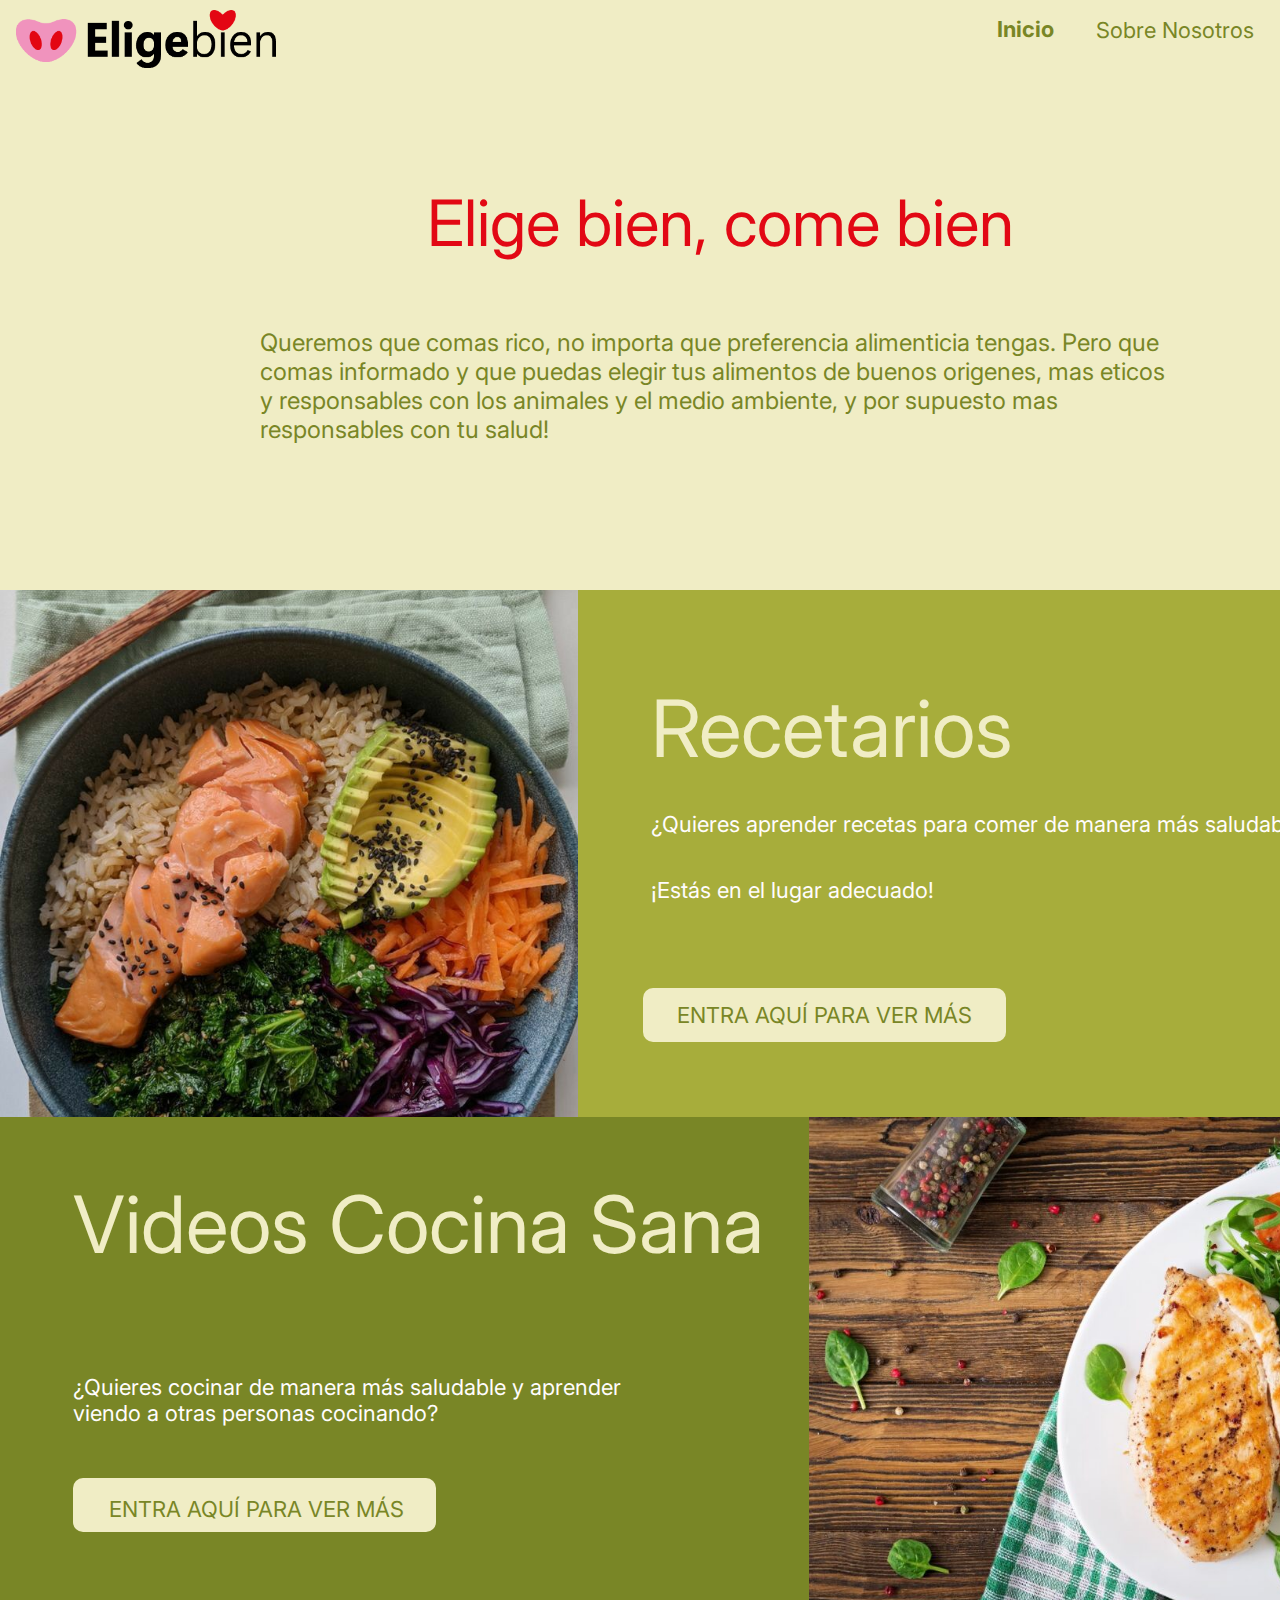
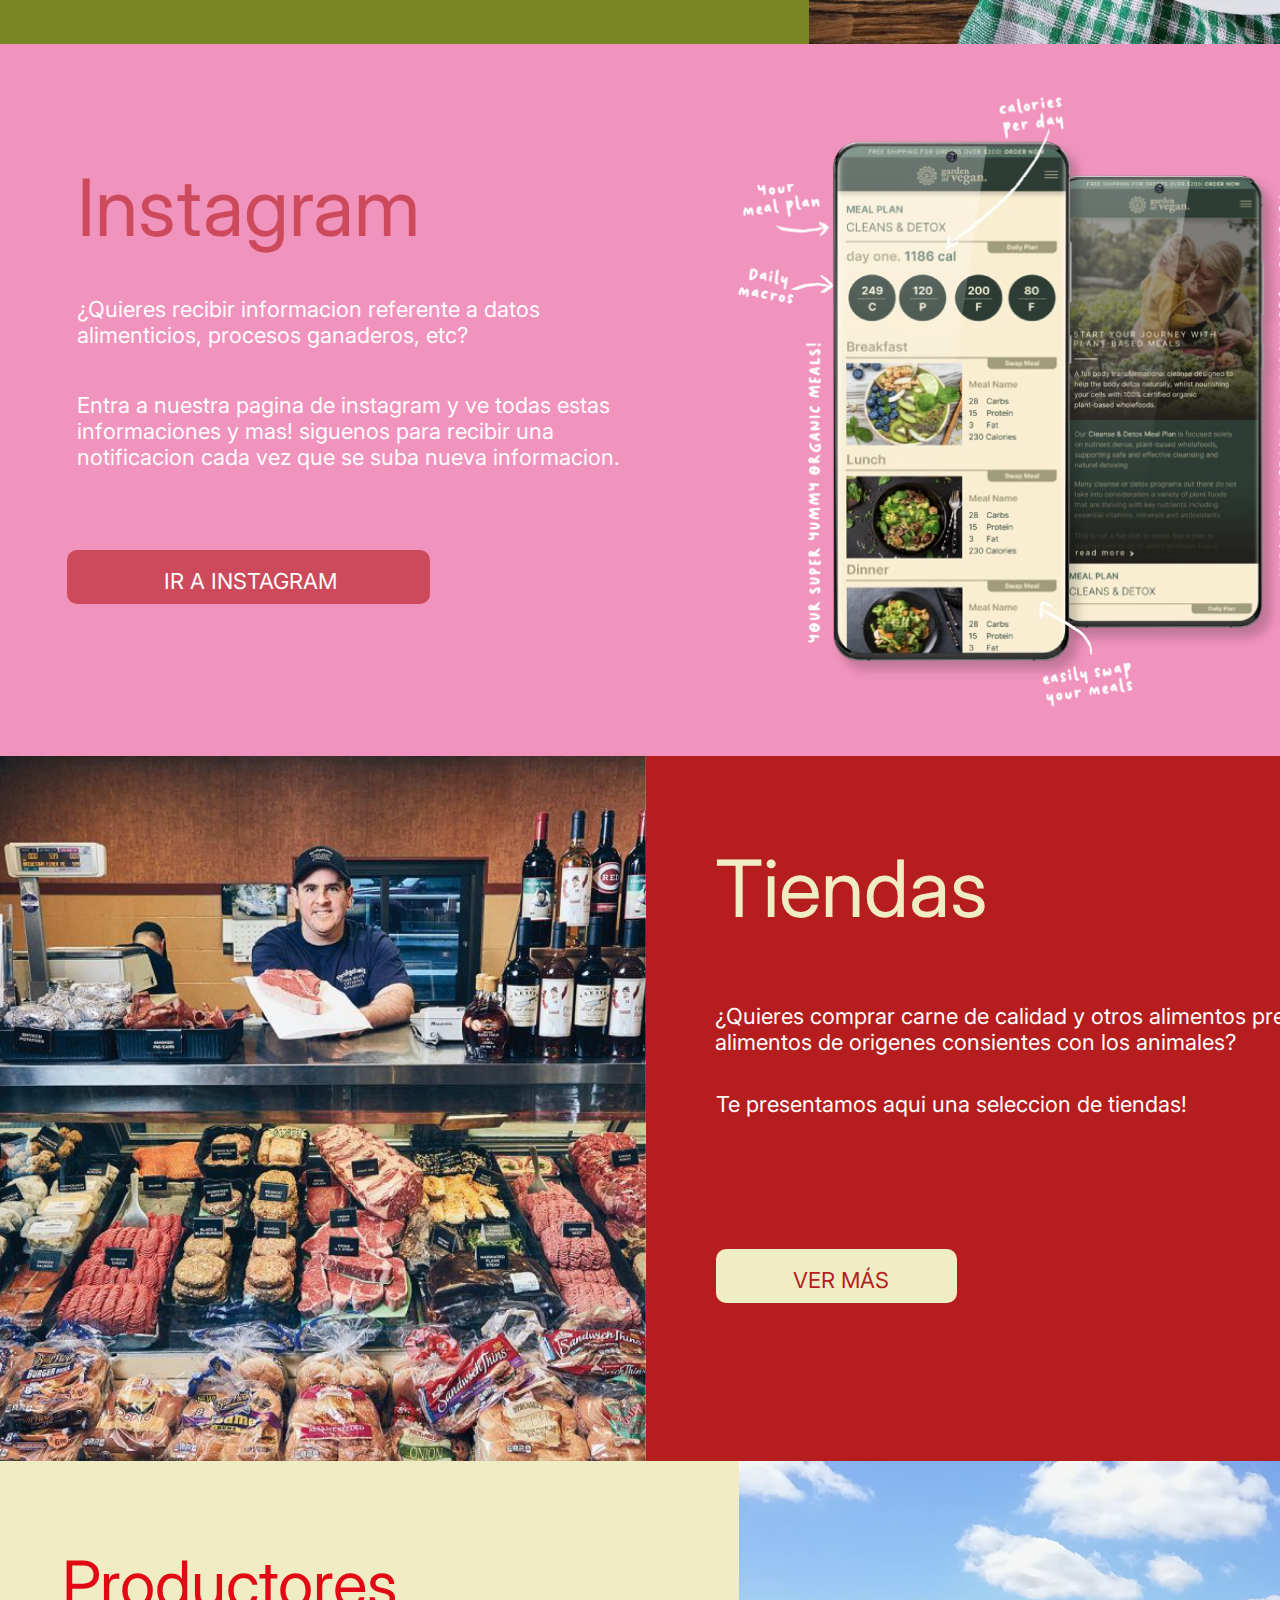
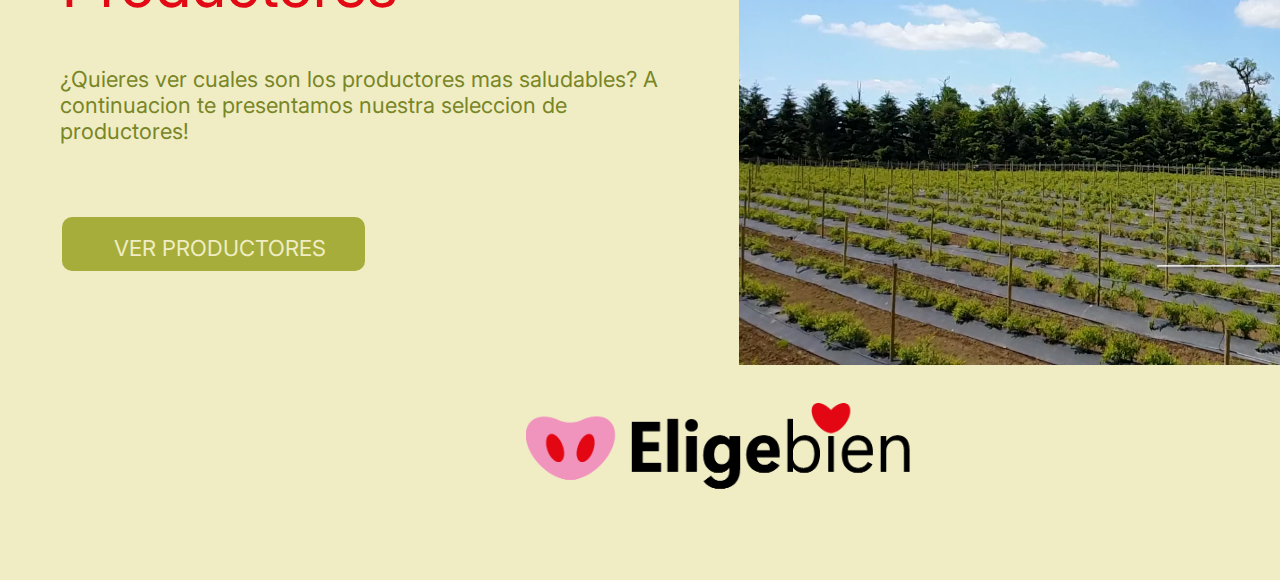
<file: index.html>
<!DOCTYPE html>
<html lang="es">
<head>
  
  <link 
href="https://fonts.googleapis.com/css?family=Inter&display=swap" rel="stylesheet" />
  


 <link rel="stylesheet" type="text/css" href="./paginainicio/paginainicio.css">



 <meta charset="UTF-8">
 <meta name="viewport" content="width=device-width, initial-scale=1.0">

  <title>Elige bien</title>
  </head>
  <body>
  
      </div><div class="fondoRosa">
      </div><div class="imagen1">
      </div><div class="imagen2">
      </div>
  
  <span class="sobrenosotros">Queremos que comas rico, no importa que preferencia alimenticia tengas.
    
Pero que comas informado y que puedas elegir tus alimentos de buenos origenes, mas eticos y responsables con los animales y el medio ambiente, y por supuesto mas responsables con tu salud!</span>
  <div class="verderecetas"></div>



  <div class="botonrecetasrevisar">
    <a href="./recetario.html">
      <!-- Botón con atributo de clase -->
      <button class="boton1">ENTRA AQUÍ PARA VER MÁS</button>
    </a>
  </div>



  



  <div class="botoninstagramrevisar">
    <a href="tu_url_de_instagram" target="_blank">
        <span class="boton2">IR A INSTAGRAM</span>
    </a>
</div>
        
      </div>
      <span class="titulorecetarios">Recetarios</span>           
      <span class="tituloinstagram">Instagram</span>           
      <span class="recetariotexto">¿Quieres aprender recetas para comer de manera más saludable? 
</span>
      <span class="recetariotexto2">¡Estás en el lugar adecuado! 
</span>
      <span class="instagramtexto">¿Quieres recibir informacion referente a datos alimenticios, procesos ganaderos, etc? 
</span>
      <span class="instagramtexto2">Entra a nuestra pagina de instagram y ve todas estas informaciones y mas! siguenos para recibir una notificacion cada vez que se suba nueva informacion.
</span>
      <span class="inicio">Inicio</span>
      <a href="sobrenosotros.html" class="sobren">Sobre Nosotros</a>
      <span class="contacto">Contacto</span>
      <div class="imagen3"></div>
      <div class="fondorojo"></div>
      <span class="tiendas">Tiendas</span>
      <span class="textotienda">¿Quieres comprar carne de calidad y otros alimentos premium?¿Quieres alimentos de origenes consientes con los animales? </span>
   
      <span class="textotienda2">
Te presentamos aqui una seleccion de tiendas!</span>

<div class="marcoboton3">
  <a href="tiendas.html">
    <span class="boton3">VER MÁS</span>
  </a>
</div>

</div><span class="textoproductores">¿Quieres ver cuales son los productores mas saludables?
A continuacion te presentamos nuestra seleccion de productores!
</span>
    <span class="productores">Productores</span><div class="bordeboton4">
      <span class="boton4">VER PRODUCTORES</span></div>
      <div class="fondoverdeoscuro"></div>
      
      <div class="bordebotonvideos">
        <a href="videos.html" class="boton5">ENTRA AQUÍ PARA VER MÁS</a>
      </div>
      

    <span class="videoscocina">Videos Cocina
Sana</span><span class="textovideo">¿Quieres cocinar de manera más saludable y aprender viendo a otras personas cocinando? 
</span>
    <div class="imagen4">
      
    </div>
    <span class="eligebien">Elige bien, come bien </span>
    <div class="imagen5">
      
    </div>
    <div class="imagen6">
      
    </div><div class="imagen7">
      
    </div>
    <div class="imagen8">
      
    </div>
      
    </div>
  </body>
</html>
</file>
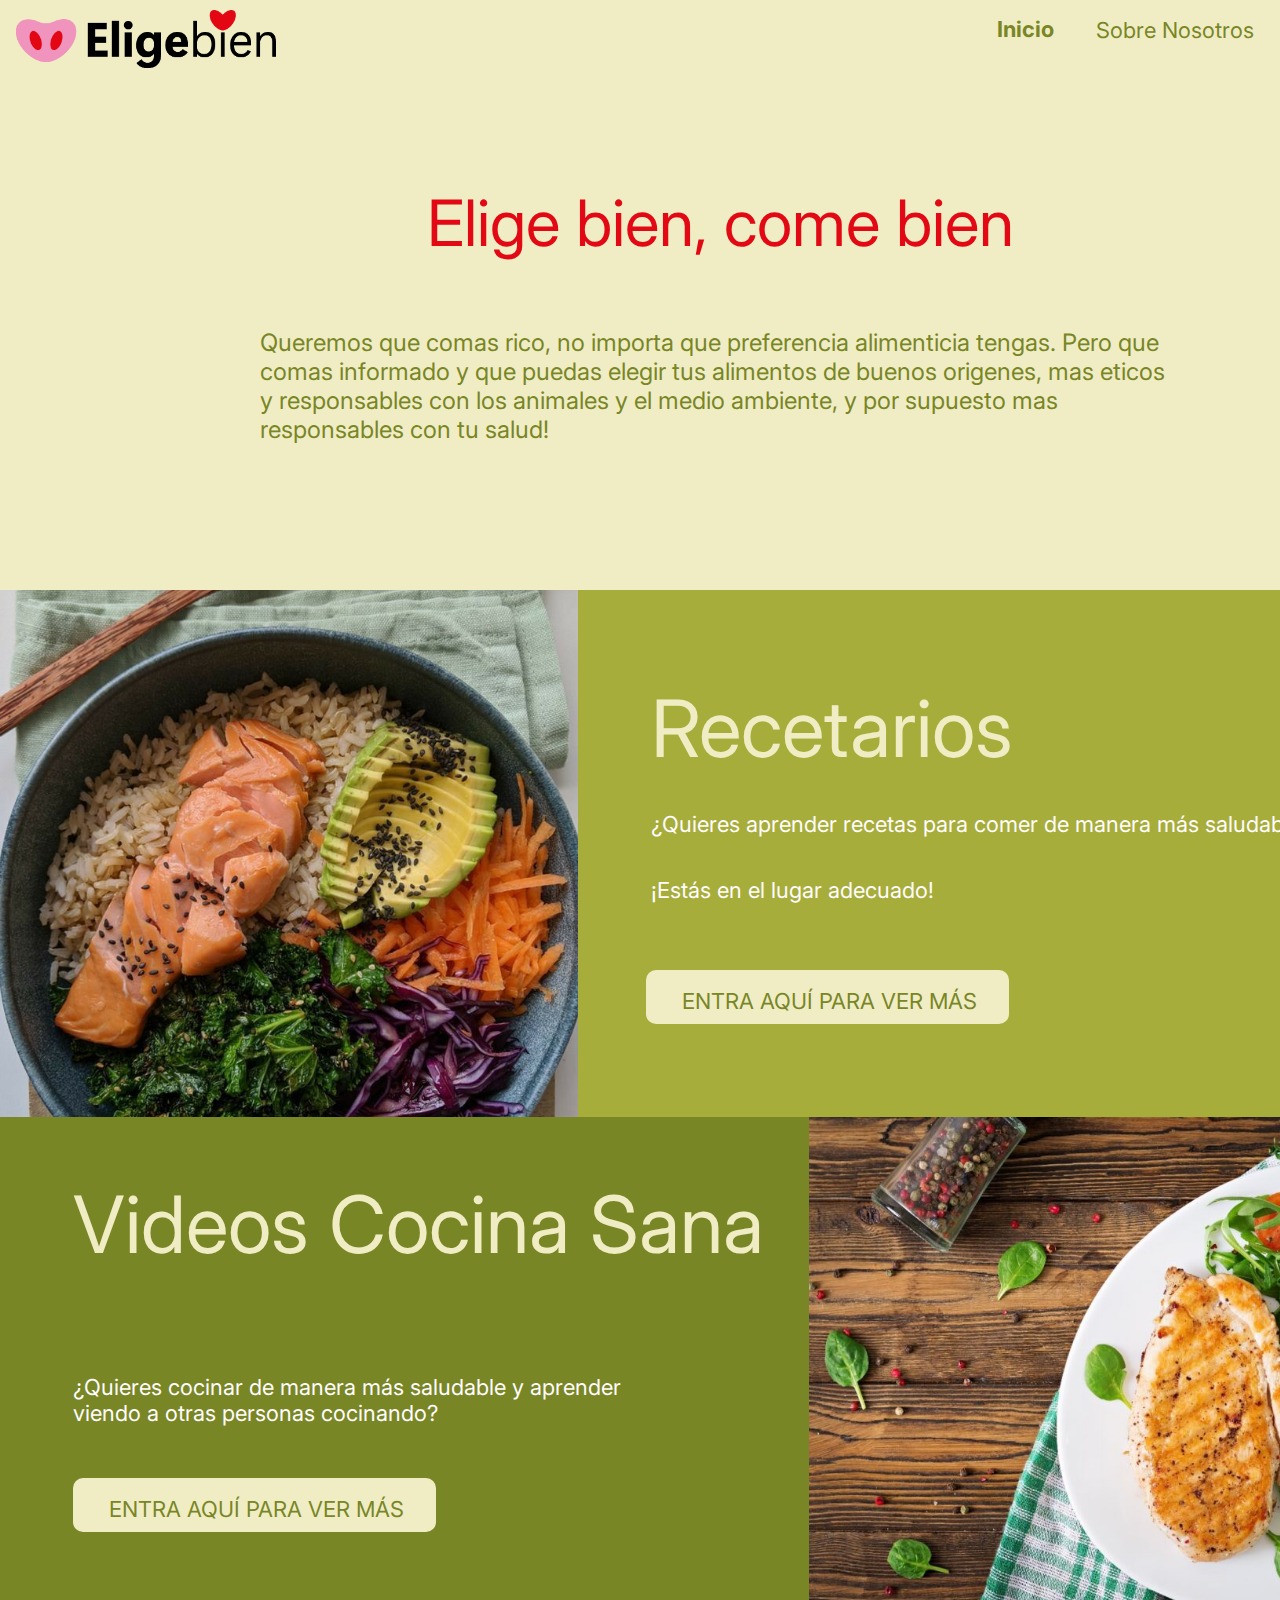
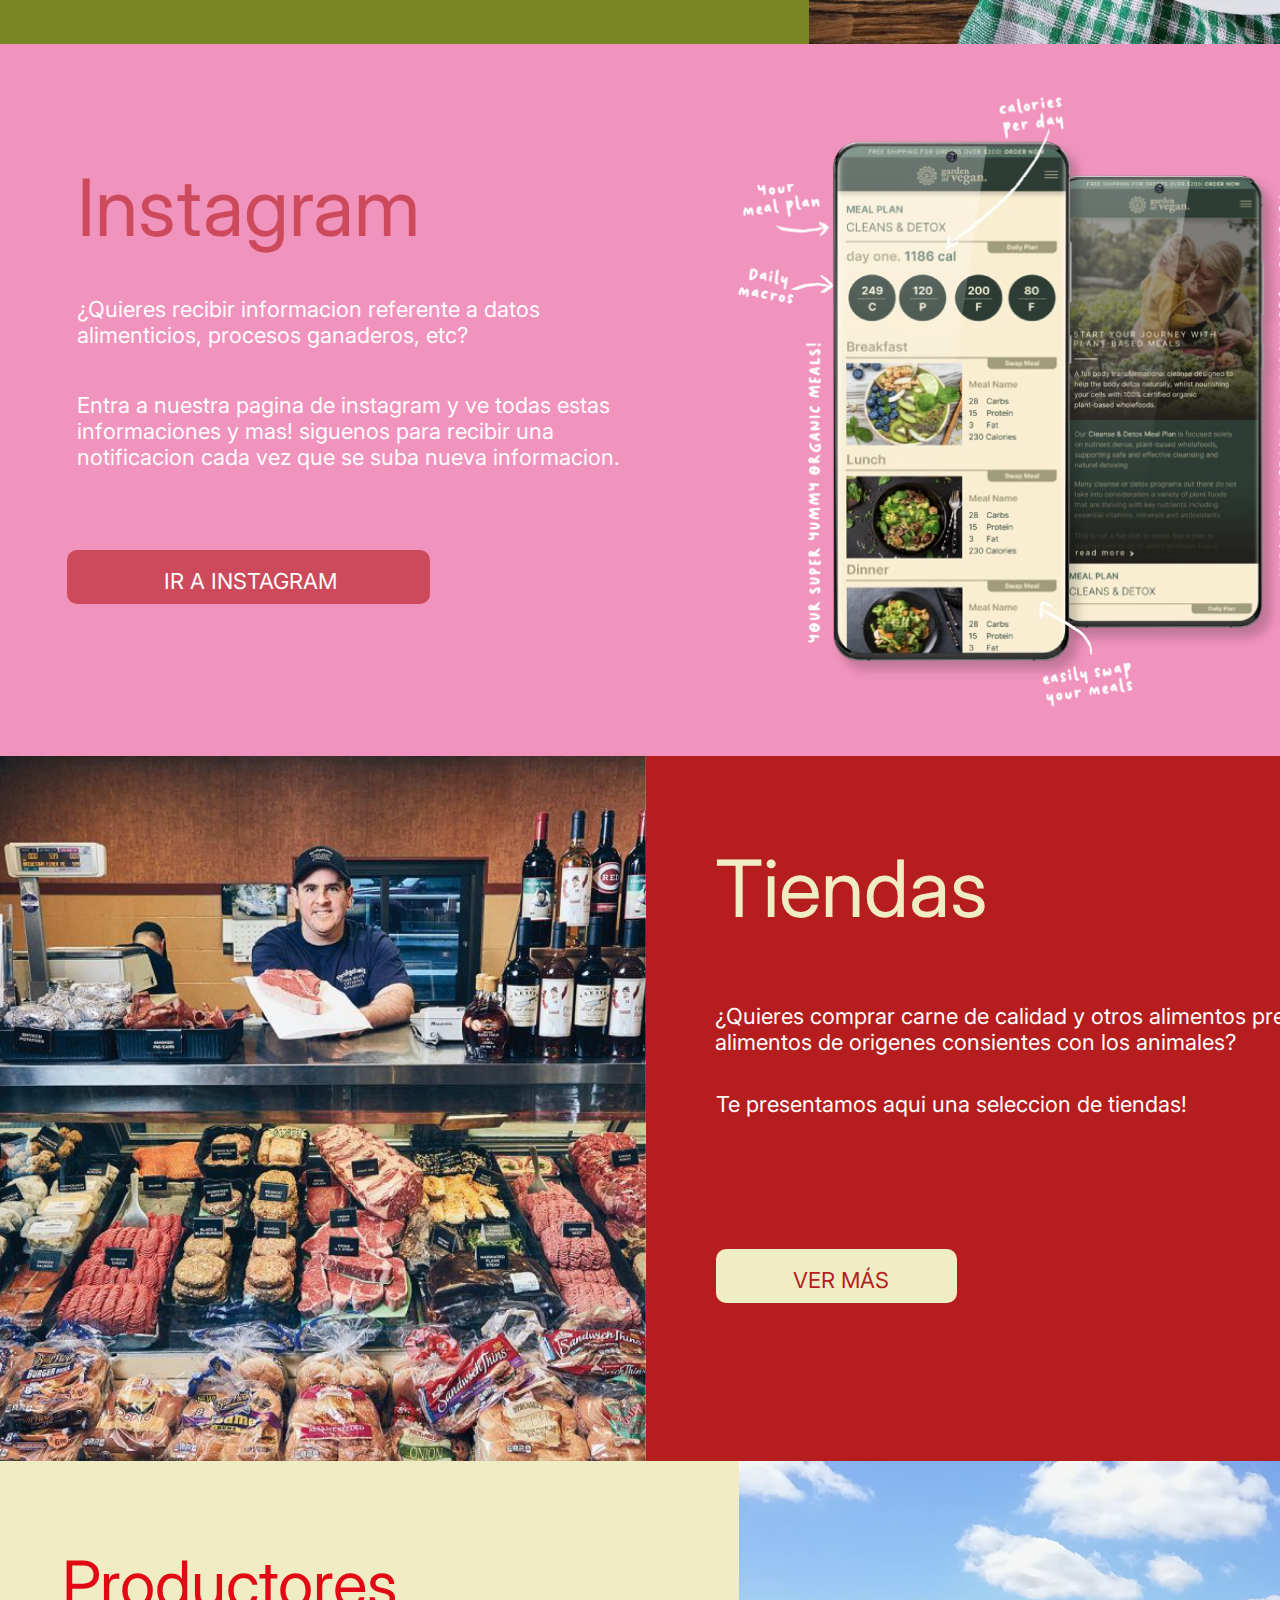
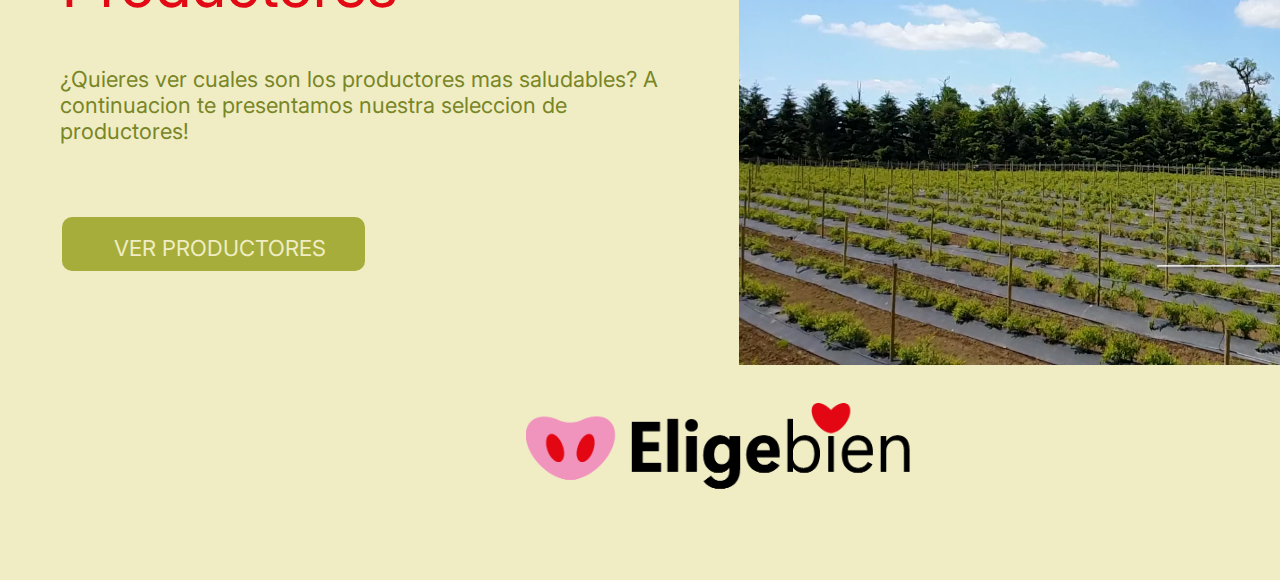
<file: come bien/index.html>
<!DOCTYPE html>
<html>
<head>
  <link 
href="https://fonts.googleapis.com/css?family=Inter&display=swap" rel="stylesheet" />
  
 <link href="./css/main.css" rel="stylesheet" />
 <meta charset="UTF-8">
 <meta name="viewport" content="width=device-width, initial-scale=1.0">
  <title>Elige bien</title>
  </head>
  <body>
      <div class="v2_705">
      </div><div class="fondoRosa">
      </div><div class="imagen1">
      </div><div class="imagen2">
      </div>
  
  <span class="sobrenosotros">Queremos que comas rico, no importa que preferencia alimenticia tengas.
    
Pero que comas informado y que puedas elegir tus alimentos de buenos origenes, mas eticos y responsables con los animales y el medio ambiente, y por supuesto mas responsables con tu salud!</span>
  <div class="verderecetas"></div>

    
    <div class="botonrecetasrevisar">
      <a href="file:///C:/Users/scarl/OneDrive/Desktop/recetario/index.html"> 
          <span class="boton1">ENTRA AQUÍ PARA VER MÁS</span>
      </a>
  </div>


  <div class="botoninstagramrevisar">
    <a href="tu_url_de_instagram" target="_blank">
        <span class="boton2">IR A INSTAGRAM</span>
    </a>
</div>
        
      </div>
      <span class="titulorecetarios">Recetarios</span>           
      <span class="tituloinstagram">Instagram</span>           
      <span class="recetariotexto">¿Quieres aprender recetas para comer de manera más saludable? 
</span>
      <span class="recetariotexto2">¡Estás en el lugar adecuado! 
</span>
      <span class="instagramtexto">¿Quieres recibir informacion referente a datos alimenticios, procesos ganaderos, etc? 
</span>
      <span class="instagramtexto2">Entra a nuestra pagina de instagram y ve todas estas informaciones y mas! siguenos para recibir una notificacion cada vez que se suba nueva informacion.
</span>
      <span class="inicio">Inicio</span>
      <a href="file:///C:/Users/scarl/OneDrive/Desktop/sobre%20nosotros/index.html" class="sobren">Sobre Nosotros</a>
      <span class="contacto">Contacto</span>
      <div class="imagen3"></div>
      <div class="fondorojo"></div>
      <span class="tiendas">Tiendas</span>
      <span class="textotienda">¿Quieres comprar carne de calidad y otros alimentos premium?¿Quieres alimentos de origenes consientes con los animales? </span>
   
      <span class="textotienda2">
Te presentamos aqui una seleccion de tiendas!</span>

<div class="marcoboton3">
  <a href="file:///C:/Users/scarl/Downloads/tiendas/index.html">
    <span class="boton3">VER MÁS</span>
  </a>
</div>

</div><span class="textoproductores">¿Quieres ver cuales son los productores mas saludables?
A continuacion te presentamos nuestra seleccion de productores!
</span>
    <span class="productores">Productores</span><div class="bordeboton4">
      <span class="boton4">VER PRODUCTORES</span></div>
      <div class="fondoverdeoscuro"></div>
      
      <div class="bordebotonvideos">
        <a href="file:///C:/Users/scarl/OneDrive/Desktop/videos/index.html" class="boton5">ENTRA AQUÍ PARA VER MÁS</a>
      </div>
      

    <span class="videoscocina">Videos Cocina
Sana</span><span class="textovideo">¿Quieres cocinar de manera más saludable y aprender viendo a otras personas cocinando? 
</span>
    <div class="imagen4">
      
    </div>
    <span class="eligebien">Elige bien, come bien </span>
    <div class="imagen5">
      
    </div>
    <div class="imagen6">
      
    </div><div class="imagen7">
      
    </div>
    <div class="imagen8">
      
    </div>
      
    </div>
  </body>
</html>
</file>
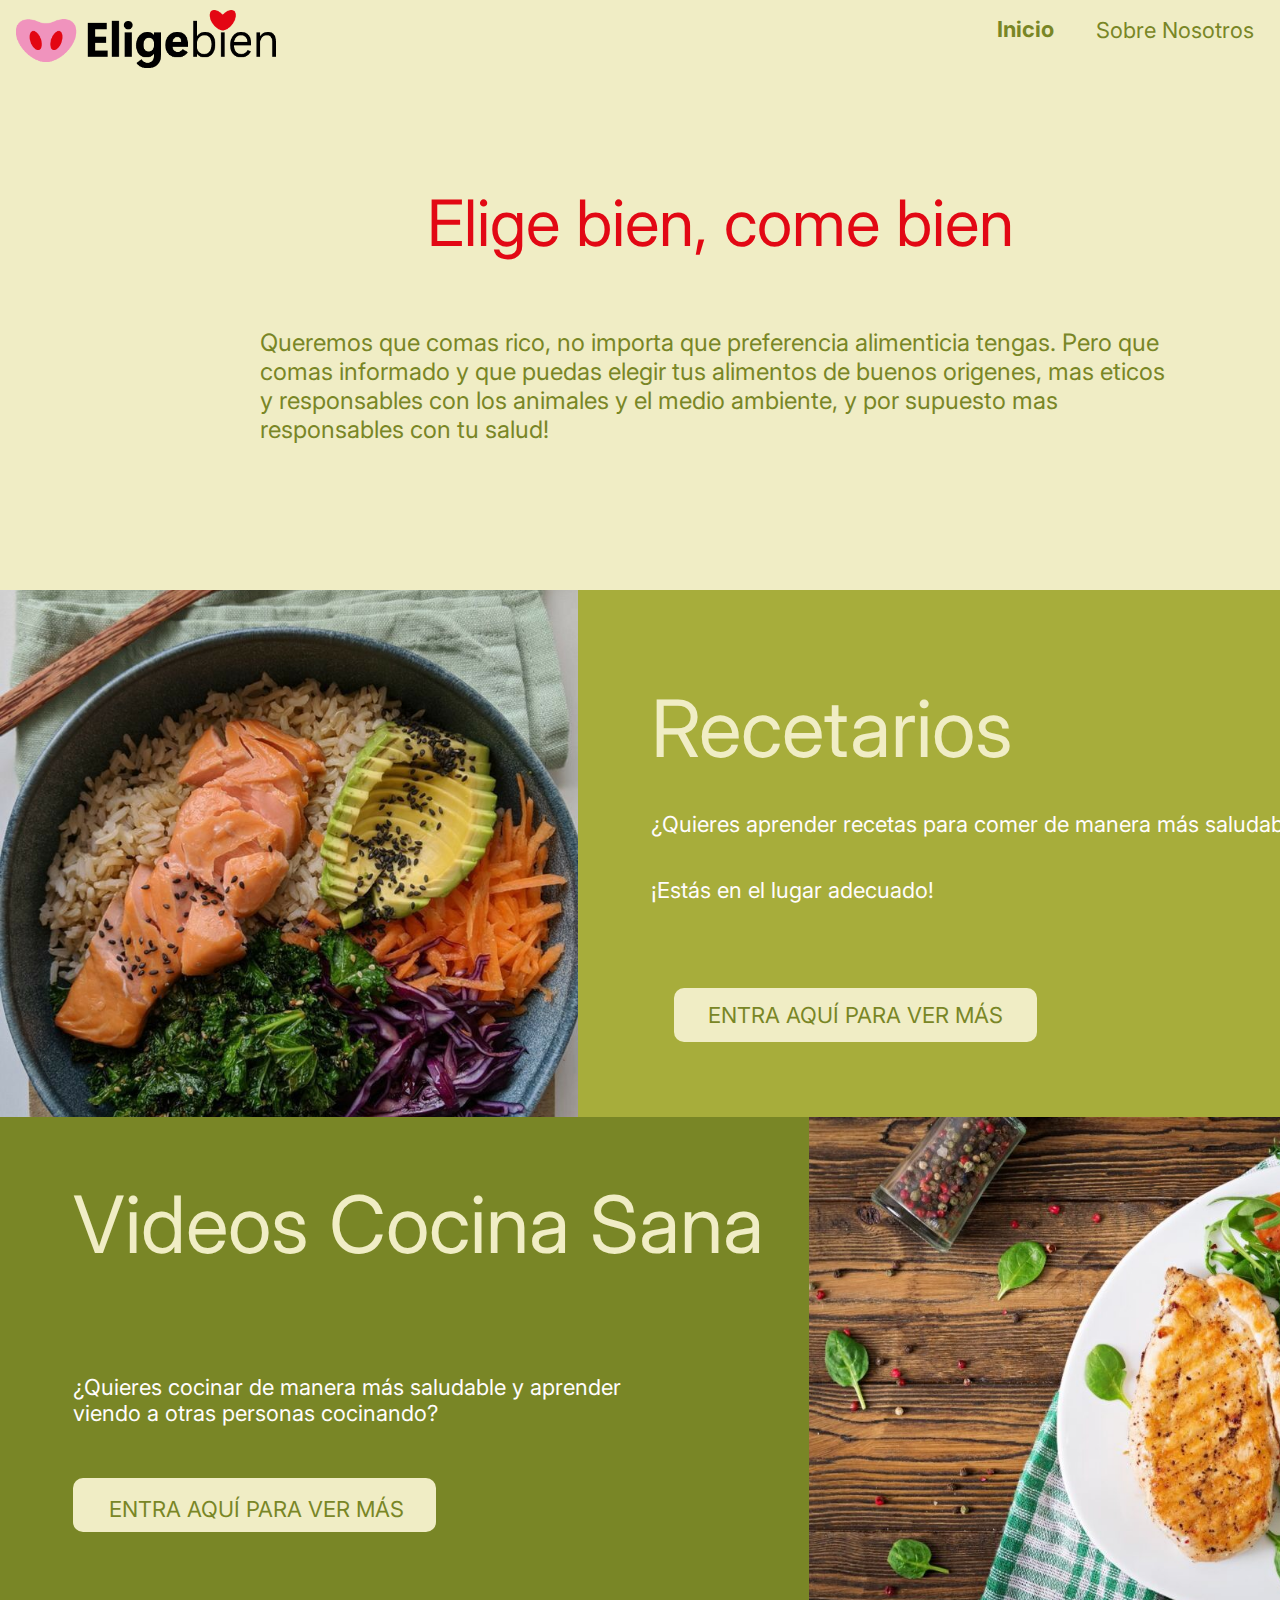
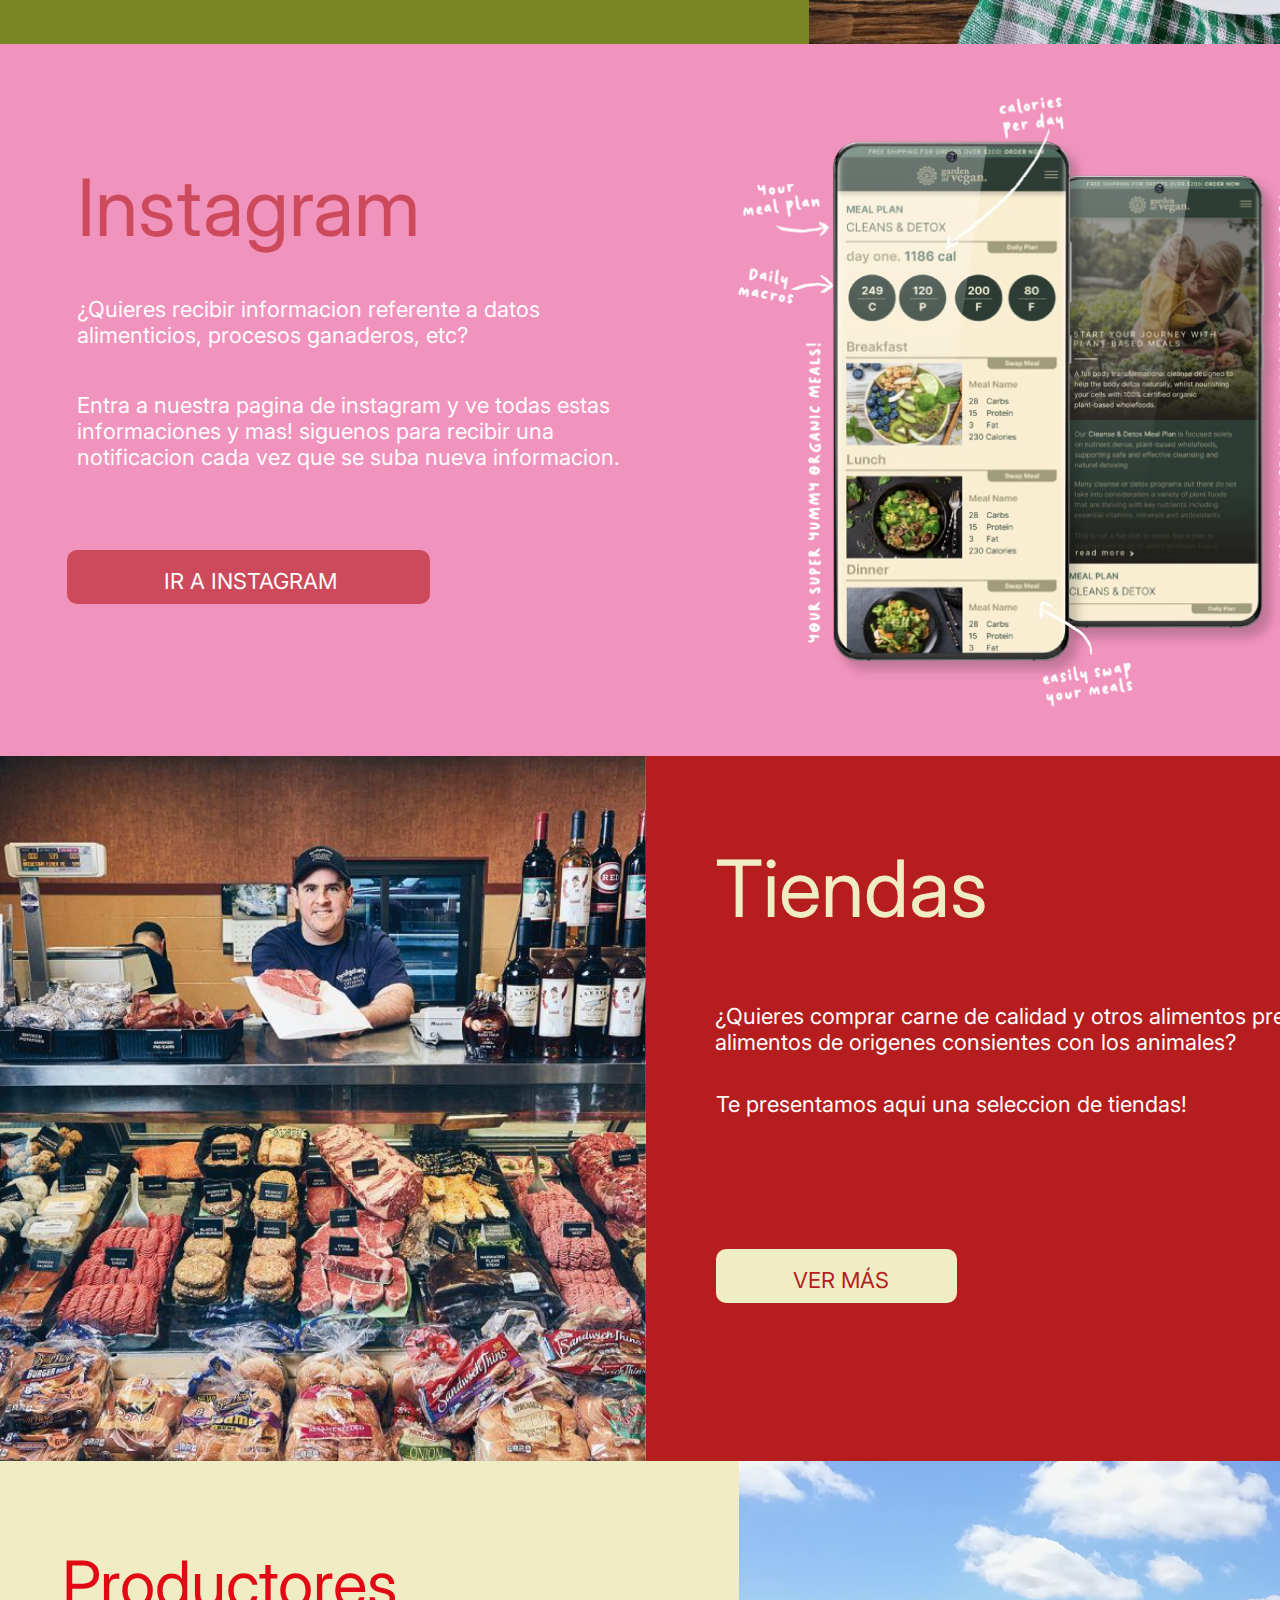
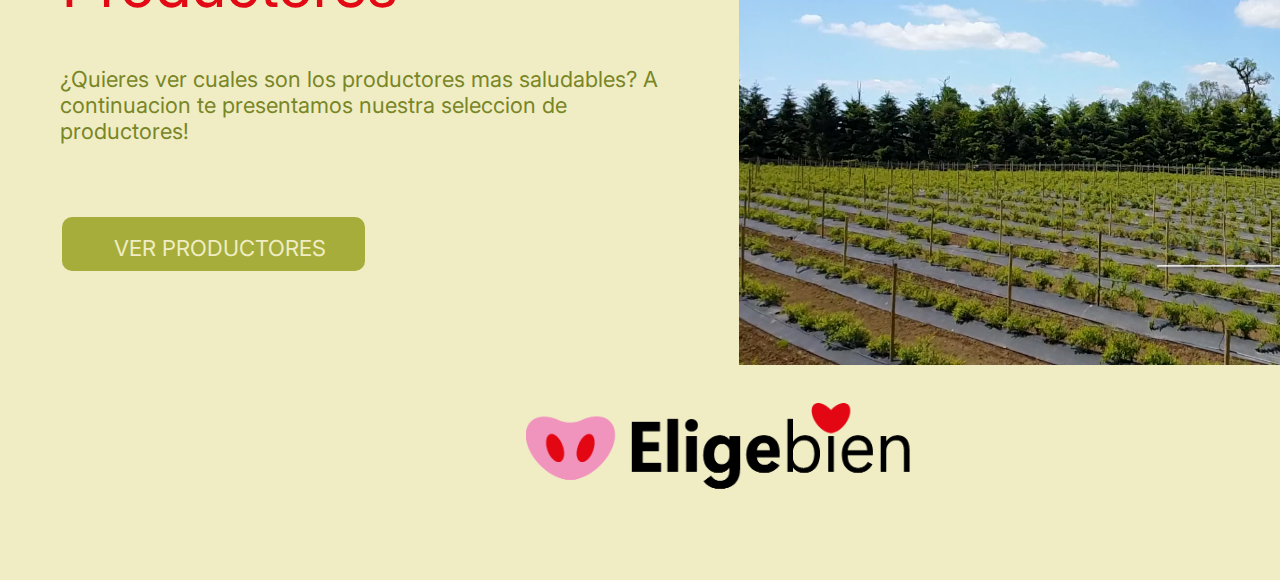
<file: index/index.html>
<!DOCTYPE html>
<html lang="es">
<head>
  
  <link 
href="https://fonts.googleapis.com/css?family=Inter&display=swap" rel="stylesheet" />
  


 <link rel="stylesheet" type="text/css" href="paginainicio.css">



 <meta charset="UTF-8">
 <meta name="viewport" content="width=device-width, initial-scale=1.0">

  <title>Elige bien</title>
  </head>
  <body>
  
      </div><div class="fondoRosa">
      </div><div class="imagen1">
      </div><div class="imagen2">
      </div>
  
  <span class="sobrenosotros">Queremos que comas rico, no importa que preferencia alimenticia tengas.
    
Pero que comas informado y que puedas elegir tus alimentos de buenos origenes, mas eticos y responsables con los animales y el medio ambiente, y por supuesto mas responsables con tu salud!</span>
  <div class="verderecetas"></div>



  <div class="botonrecetasrevisar">
    <a href="../recetario/recetario.html">
      <!-- Botón con atributo de clase -->
      <button class="boton1">ENTRA AQUÍ PARA VER MÁS</button>
    </a>
  </div>



  



  <div class="botoninstagramrevisar">
    <a href="tu_url_de_instagram" target="_blank">
        <span class="boton2">IR A INSTAGRAM</span>
    </a>
</div>
        
      </div>
      <span class="titulorecetarios">Recetarios</span>           
      <span class="tituloinstagram">Instagram</span>           
      <span class="recetariotexto">¿Quieres aprender recetas para comer de manera más saludable? 
</span>
      <span class="recetariotexto2">¡Estás en el lugar adecuado! 
</span>
      <span class="instagramtexto">¿Quieres recibir informacion referente a datos alimenticios, procesos ganaderos, etc? 
</span>
      <span class="instagramtexto2">Entra a nuestra pagina de instagram y ve todas estas informaciones y mas! siguenos para recibir una notificacion cada vez que se suba nueva informacion.
</span>
      <span class="inicio">Inicio</span>
      <a href="../sobrenosotros/sobrenosotros.html" class="sobren">Sobre Nosotros</a>
      <span class="contacto">Contacto</span>
      <div class="imagen3"></div>
      <div class="fondorojo"></div>
      <span class="tiendas">Tiendas</span>
      <span class="textotienda">¿Quieres comprar carne de calidad y otros alimentos premium?¿Quieres alimentos de origenes consientes con los animales? </span>
   
      <span class="textotienda2">
Te presentamos aqui una seleccion de tiendas!</span>

<div class="marcoboton3">
  <a href="../tienda/tiendas.html">
    <span class="boton3">VER MÁS</span>
  </a>
</div>

</div><span class="textoproductores">¿Quieres ver cuales son los productores mas saludables?
A continuacion te presentamos nuestra seleccion de productores!
</span>
    <span class="productores">Productores</span><div class="bordeboton4">
      <span class="boton4">VER PRODUCTORES</span></div>
      <div class="fondoverdeoscuro"></div>
      
      <div class="bordebotonvideos">
        <a href="../videos/videos.html" class="boton5">ENTRA AQUÍ PARA VER MÁS</a>
      </div>
      

    <span class="videoscocina">Videos Cocina
Sana</span><span class="textovideo">¿Quieres cocinar de manera más saludable y aprender viendo a otras personas cocinando? 
</span>
    <div class="imagen4">
      
    </div>
    <span class="eligebien">Elige bien, come bien </span>
    <div class="imagen5">
      
    </div>
    <div class="imagen6">
      
    </div><div class="imagen7">
      
    </div>
    <div class="imagen8">
      
    </div>
      
    </div>
  </body>
</html>
</file>
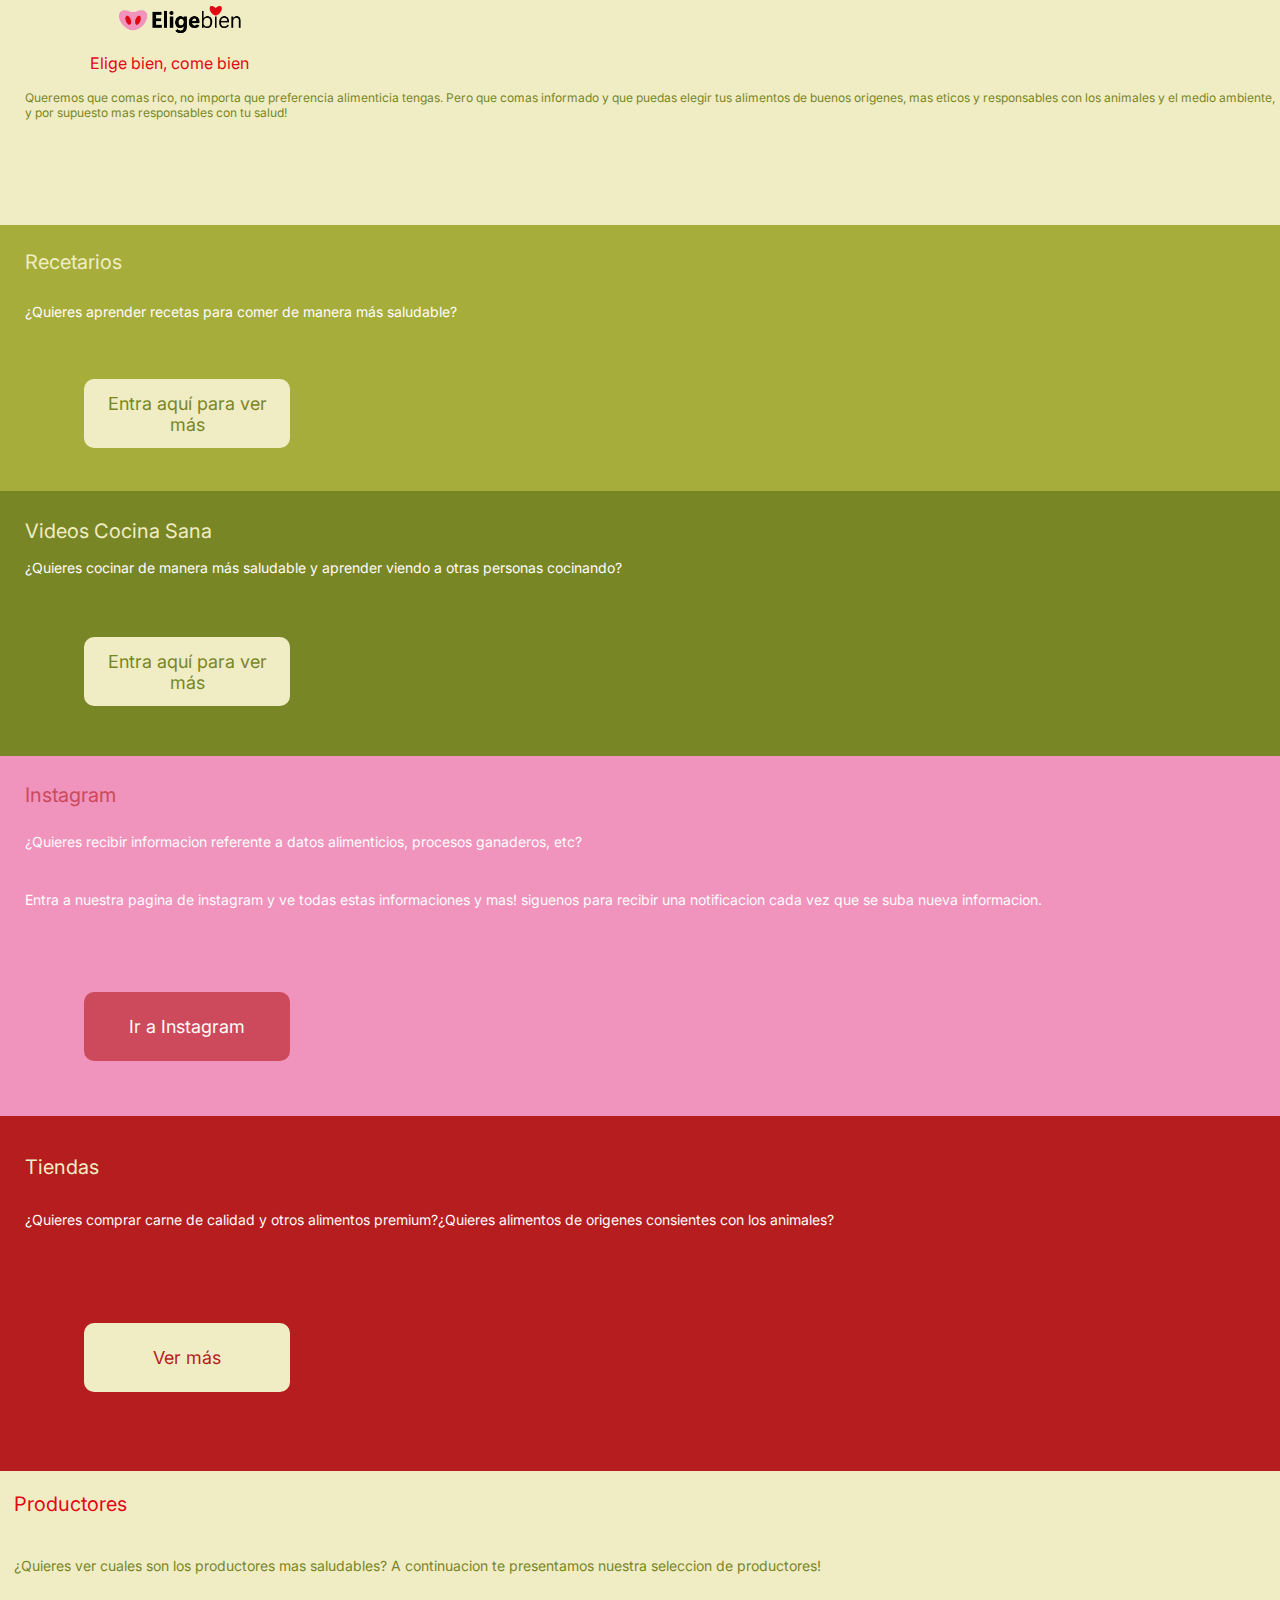
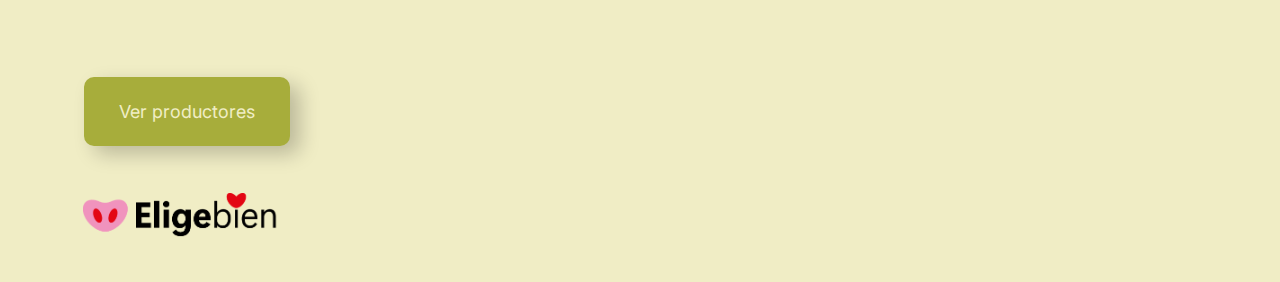
<file: telefono/inicio celular/index.html>
<!DOCTYPE html>
<html>
    <head>
        <link href="https://fonts.googleapis.com/css?family=Inter&display=swap" rel="stylesheet" />
        <link href="./css/main.css" rel="stylesheet" />
        <title>inicio telefono</title>
    
    </head>
    <body>
            <div class="imagen1">
            </div>

            <span class="titulo">Elige bien, come bien </span>
            <span class="textotitulo">Queremos que comas rico, no importa que preferencia alimenticia tengas. 
Pero que comas informado y que puedas elegir tus alimentos de buenos origenes, mas eticos y responsables con los animales y el medio ambiente, y por supuesto mas responsables con tu salud!</span>

<div class="fondoverdeclaro">

</div>
<span class="recetario">Recetarios</span>
<span class="textorecetario">¿Quieres aprender recetas para comer de manera más saludable? 


</span>
<div class="textoverdeoscuro">

</div>
<span class="VideosCocinaSana">Videos Cocina Sana</span>
<span class="textoVideosCocinaSana">¿Quieres cocinar de manera más saludable y aprender viendo a otras personas cocinando? 

</span>
<div class="fondorosa"></div>
<span class="instagram">Instagram</span>
<span class="textoinstagram">¿Quieres recibir informacion referente a datos alimenticios, procesos ganaderos, etc? </span>
<span class="textoinstagram2">Entra a nuestra pagina de instagram y ve todas estas informaciones y mas! siguenos para recibir una notificacion cada vez que se suba nueva informacion.


</span>
<div class="fondorojo">

</div>
<span class="tiendas">Tiendas</span>
<span class="textotiendas">¿Quieres comprar carne de calidad y otros alimentos premium?¿Quieres alimentos de origenes consientes con los animales? </span>
<span class="productores">Productores</span>
<span class="productorestexto">¿Quieres ver cuales son los productores mas saludables?
A continuacion te presentamos nuestra seleccion de productores!


</span><div class="imagen2">

</div><div class="fondoboton1">
    <span class="boton1">Ver productores</span>

</div><div class="fondoboton2">
    <span class="boton2">Ver más</span>

</div><div class="fondoboton3">
    <span class="boton3">Ir a Instagram</span>

</div><div class="fondoboton4">
    <span class="boton4">Entra aquí para ver más</span>

</div><div class="fondoboton5">
    <span class="boton5">Entra aquí para ver más</span>

</div>
</div>
</body>
</html>
</file>
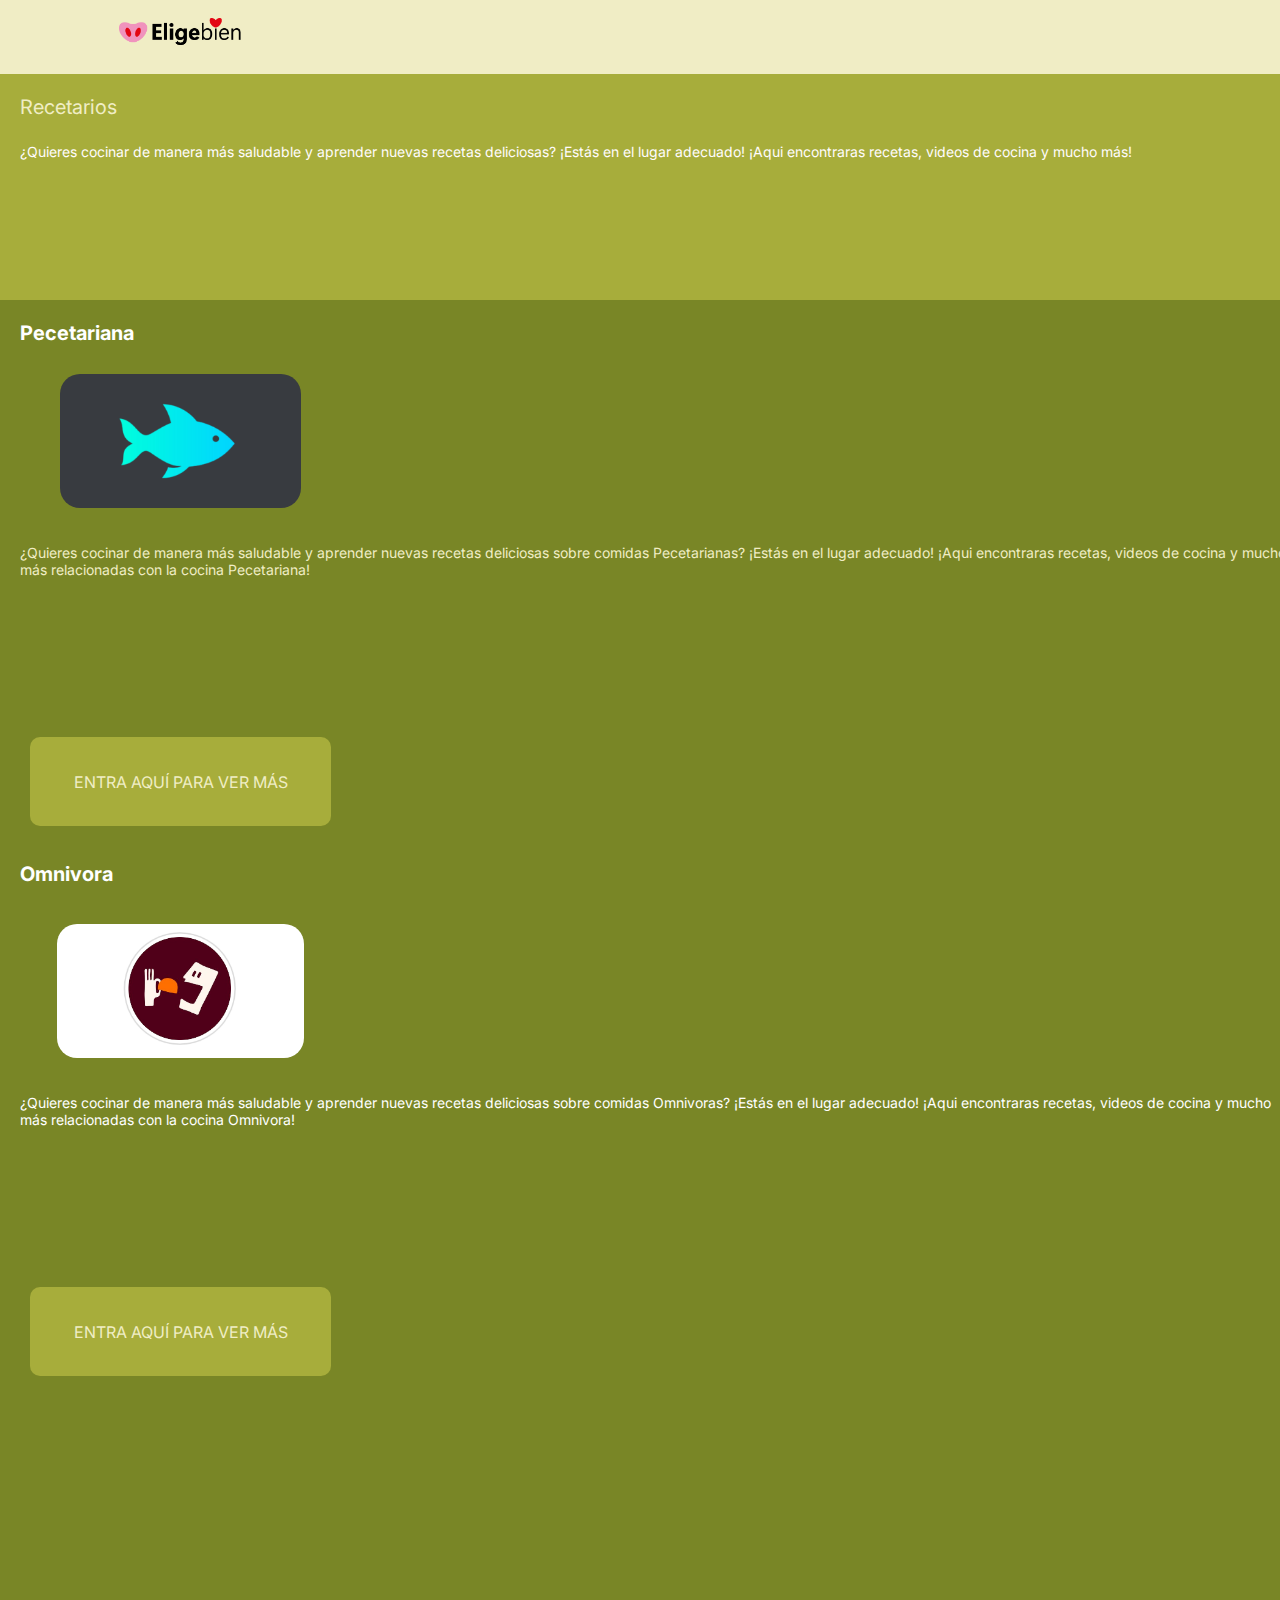
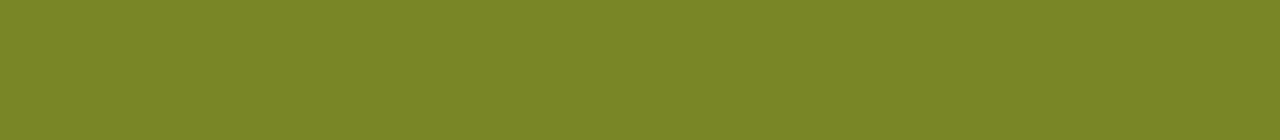
<file: telefono/recetario telefono/index.html>
<!DOCTYPE html>
<html>
    <head>
        <link href="https://fonts.googleapis.com/css?family=Inter&display=swap" rel="stylesheet" />
        <link href="./css/main.css" rel="stylesheet" />
        <title>recetas</title>
    </head>
    <body>

        
            <div class="imagen1">

            </div>
            <div class="imagen2">

            </div>
            <div class="fondoverdeclaro">

            </div>
            <span class="recetarios">Recetarios</span>
            <span class="texto1">¿Quieres cocinar de manera más saludable y aprender nuevas recetas deliciosas? 

¡Estás en el lugar adecuado!  ¡Aqui encontraras recetas, videos de cocina y mucho más!


</span>
<div class="fondoverdeoscuro">

</div>
<span class="pecetariana">Pecetariana</span>
<div class="fondonegro">

</div>
<span class="texto2">¿Quieres cocinar de manera más saludable y aprender nuevas recetas deliciosas sobre comidas Pecetarianas? 

¡Estás en el lugar adecuado!  ¡Aqui encontraras recetas, videos de cocina y mucho más relacionadas con la cocina Pecetariana!


</span>
<div class="boton-1">

    <div class="fondoboton1">
        <span class="boton1">ENTRA AQUÍ PARA VER MÁS</span>
    </div>
</div>
<div class="boton-2">

    <div class="fondoboton2">
        <span class="boton2">ENTRA AQUÍ PARA VER MÁS</span>
    </div>
</div>

<span class="omnivora">Omnivora </span>
<div class="fondoblanco">

</div>
<span class="texto3">¿Quieres cocinar de manera más saludable y aprender nuevas recetas deliciosas sobre comidas Omnivoras? 

¡Estás en el lugar adecuado!  ¡Aqui encontraras recetas, videos de cocina y mucho más relacionadas con la cocina Omnivora!


</span>
<div class="imagen5">

</div>
<div class="imagen6">

</div>



</div>
</body>
</html>
</file>
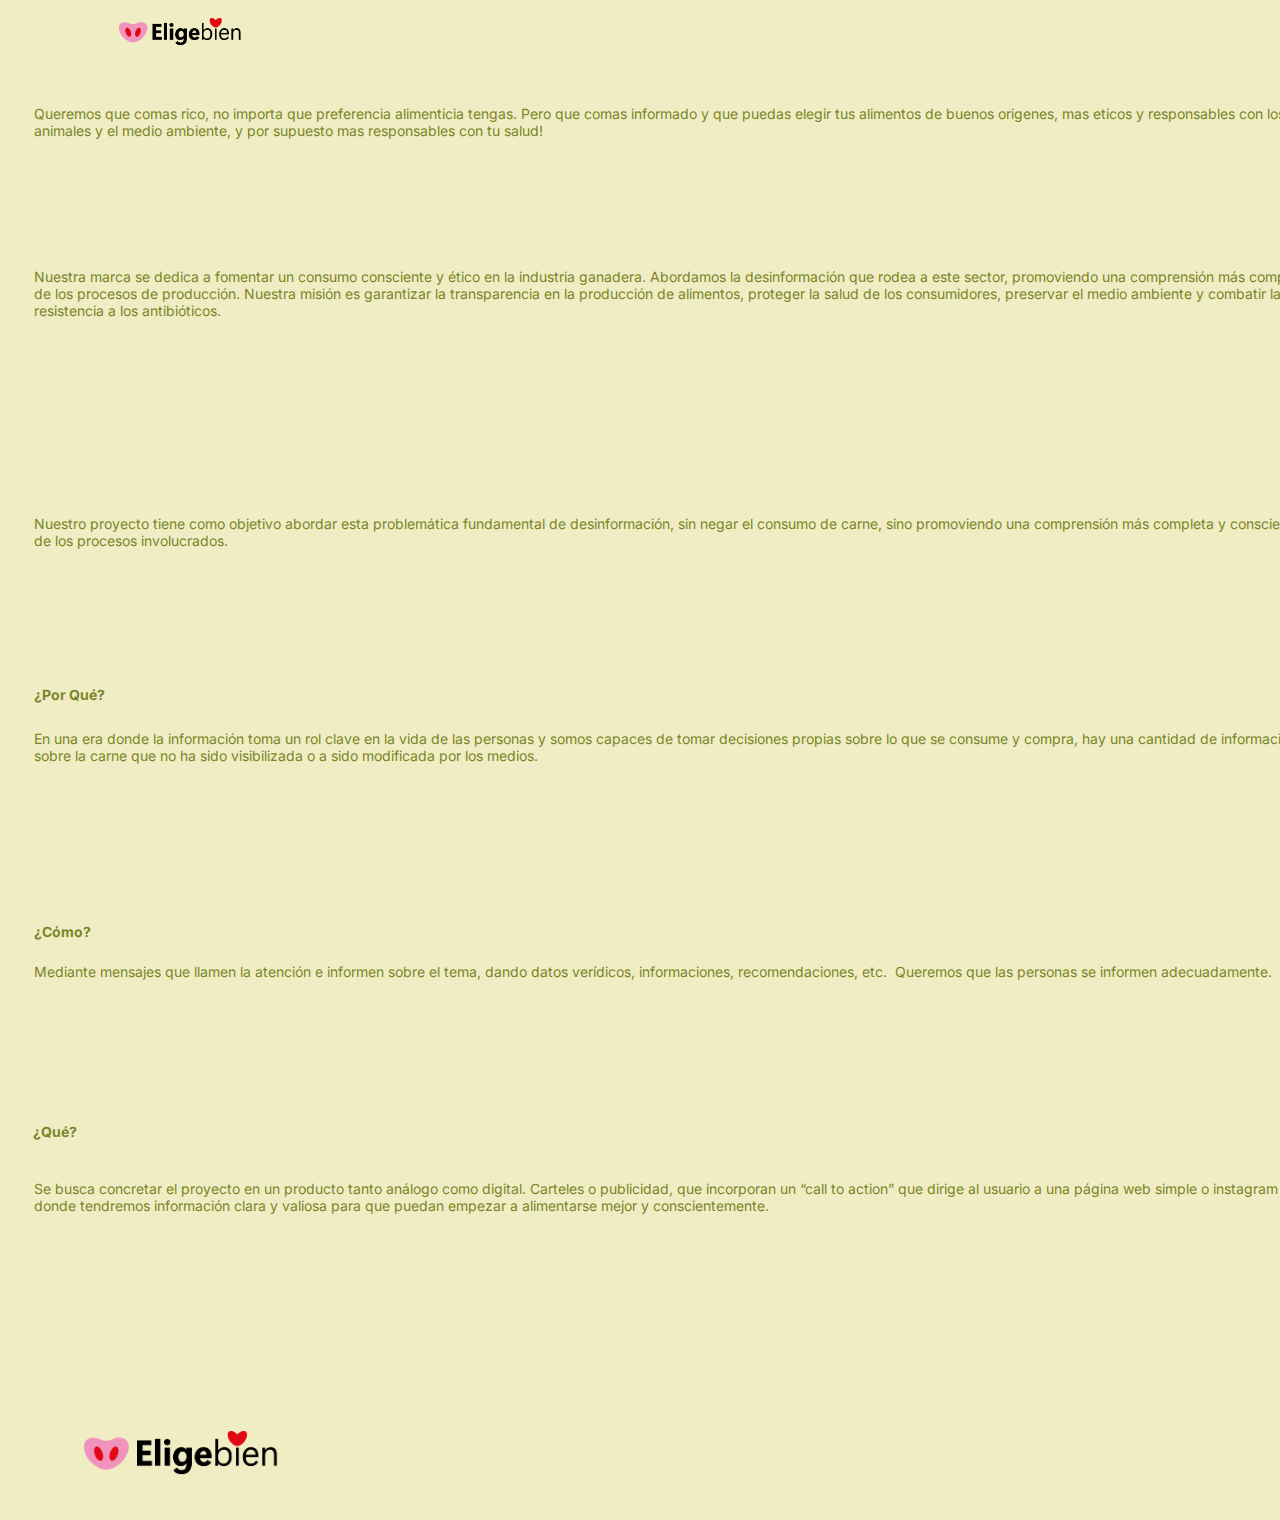
<file: telefono/sobrenosotrostelefono/index.html>
<!DOCTYPE html><html><head>
    <link href="https://fonts.googleapis.com/css?family=Inter&display=swap" rel="stylesheet" />
    <link href="./css/main.css" rel="stylesheet" />

    <title>sobrenosotros</title>

</head><body>
    <div class="imagen1"></div>

    <span class="texto1">Queremos que comas rico, no importa que preferencia alimenticia tengas. Pero que comas informado y que puedas elegir tus alimentos de buenos origenes, mas eticos y responsables con los animales y el medio ambiente, y por supuesto mas responsables con tu salud!</span>
    <span class="texto2">Nuestra marca se dedica a fomentar un consumo consciente y ético en la industria ganadera. Abordamos la desinformación que rodea a este sector, promoviendo una comprensión más completa de los procesos de producción.
Nuestra misión es garantizar la transparencia en la producción de alimentos, proteger la salud de los consumidores, preservar el medio ambiente y combatir la resistencia a los antibióticos.</span>
<span class="texto3">Nuestro proyecto tiene como objetivo abordar esta problemática fundamental de desinformación, sin negar el consumo de carne, sino promoviendo una comprensión más completa y consciente de los procesos involucrados.</span>

<span class="texto4">¿Por Qué? 

</span><span class="texto5">En una era donde la información toma un rol clave en la vida de las personas y somos capaces de tomar decisiones propias sobre lo que se consume y compra, hay una cantidad de información sobre la carne que no ha sido visibilizada o a sido modificada por los medios.

</span><span class="texto6">¿Cómo?

</span><span class="texto7">Mediante mensajes que llamen la atención e informen sobre el tema, dando datos verídicos, informaciones, recomendaciones, etc.  Queremos que las personas se informen adecuadamente. 

</span><span class="texto8">¿Qué? 

</span><span class="texto9">Se busca concretar el proyecto en un producto tanto análogo como digital. Carteles o publicidad, que incorporan un “call to action” que dirige al usuario a una página web simple o instagram donde tendremos información clara y valiosa para que puedan empezar a alimentarse mejor y conscientemente.
</span><div class="imagen2">

</div>
</div>
</body>
</html>
</file>
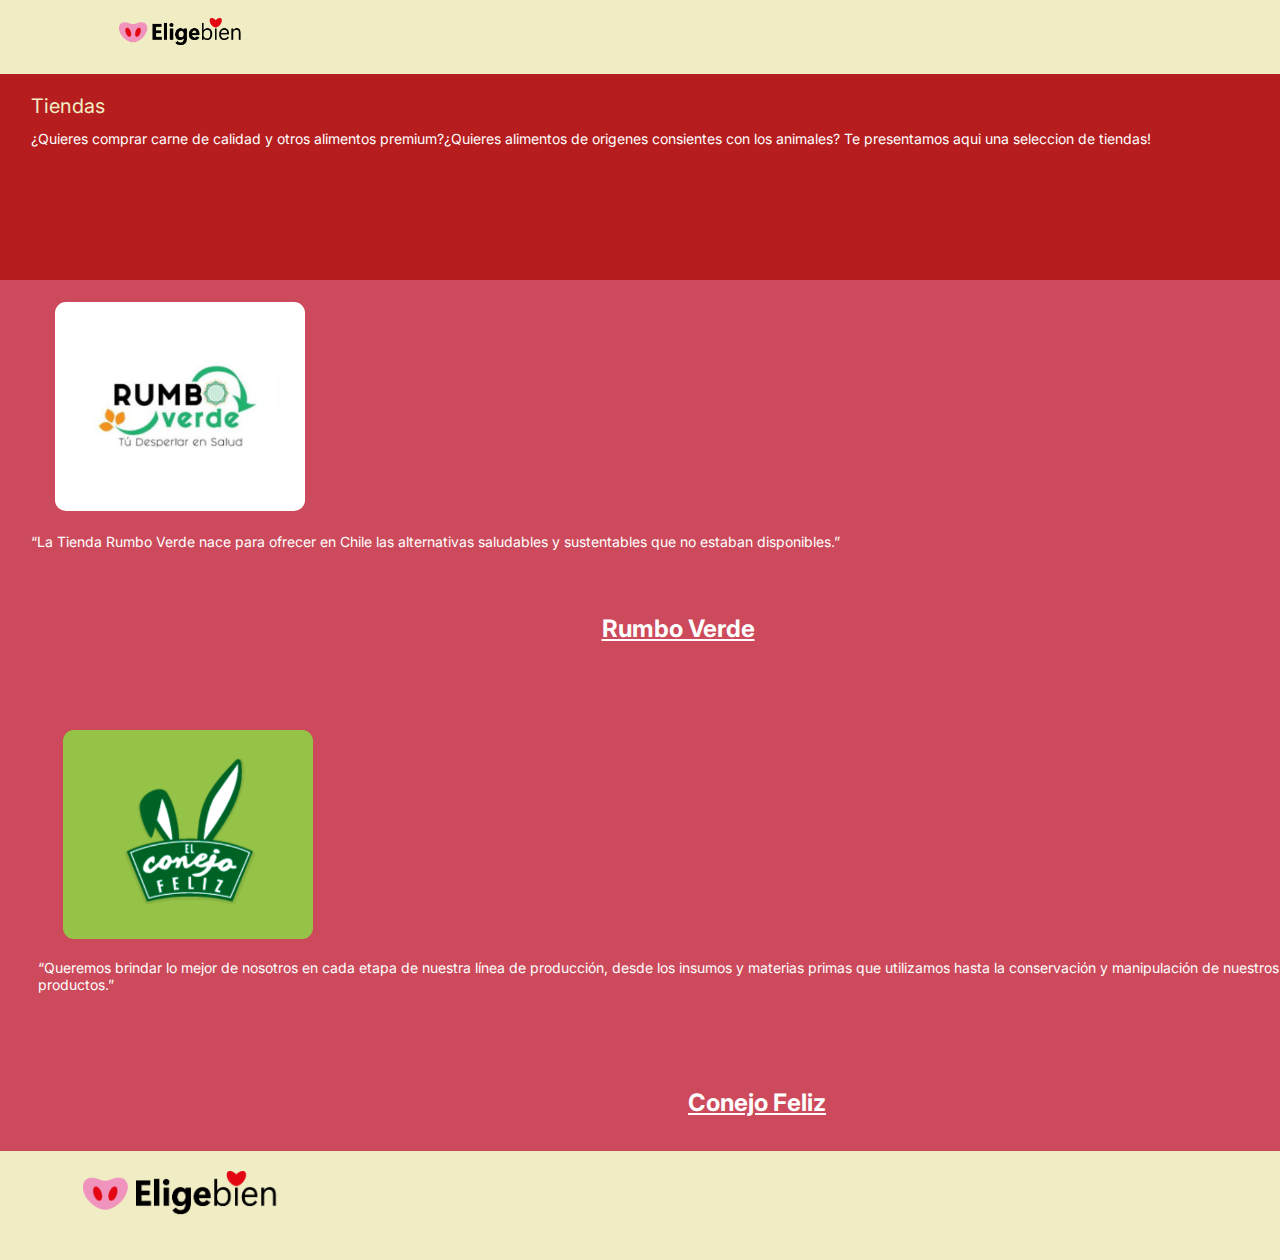
<file: telefono/tiendatelefono/index.html>
<!DOCTYPE html>
<html>
    <head>
        <link href="https://fonts.googleapis.com/css?family=Inter&display=swap" rel="stylesheet" />
    <link href="./css/main.css" rel="stylesheet" />
    
    <title>tiendas</title>
</head>
<body>
        <div class="imagen1">

        </div>
        <div class="imagen2">

        </div>
        <div class="fondorojo">

        </div>
        <span class="tiendas">Tiendas</span>
        <span class="texto1">¿Quieres comprar carne de calidad y otros alimentos premium?¿Quieres alimentos de origenes consientes con los animales? 

Te presentamos aqui una seleccion de tiendas!</span>

<div class="fondorosa">

</div><div class="fondoblanco">

</div>
<span class="texto2">“La Tienda Rumbo Verde nace para ofrecer en Chile las alternativas saludables y sustentables que no estaban disponibles.”


</span>
<span class="rumboverde">Rumbo Verde</span>
<div class="fondoverde">

</div>
<span class="texto3">“Queremos brindar lo mejor de nosotros en cada etapa de nuestra línea de producción, desde los insumos y materias primas que utilizamos hasta la conservación y manipulación de nuestros productos.”


</span>
<span class="conejofeliz">Conejo Feliz</span>
<div class="imagen3">

</div>
<div class="imagen4">

</div>
</div>
</body>
</html>
</file>
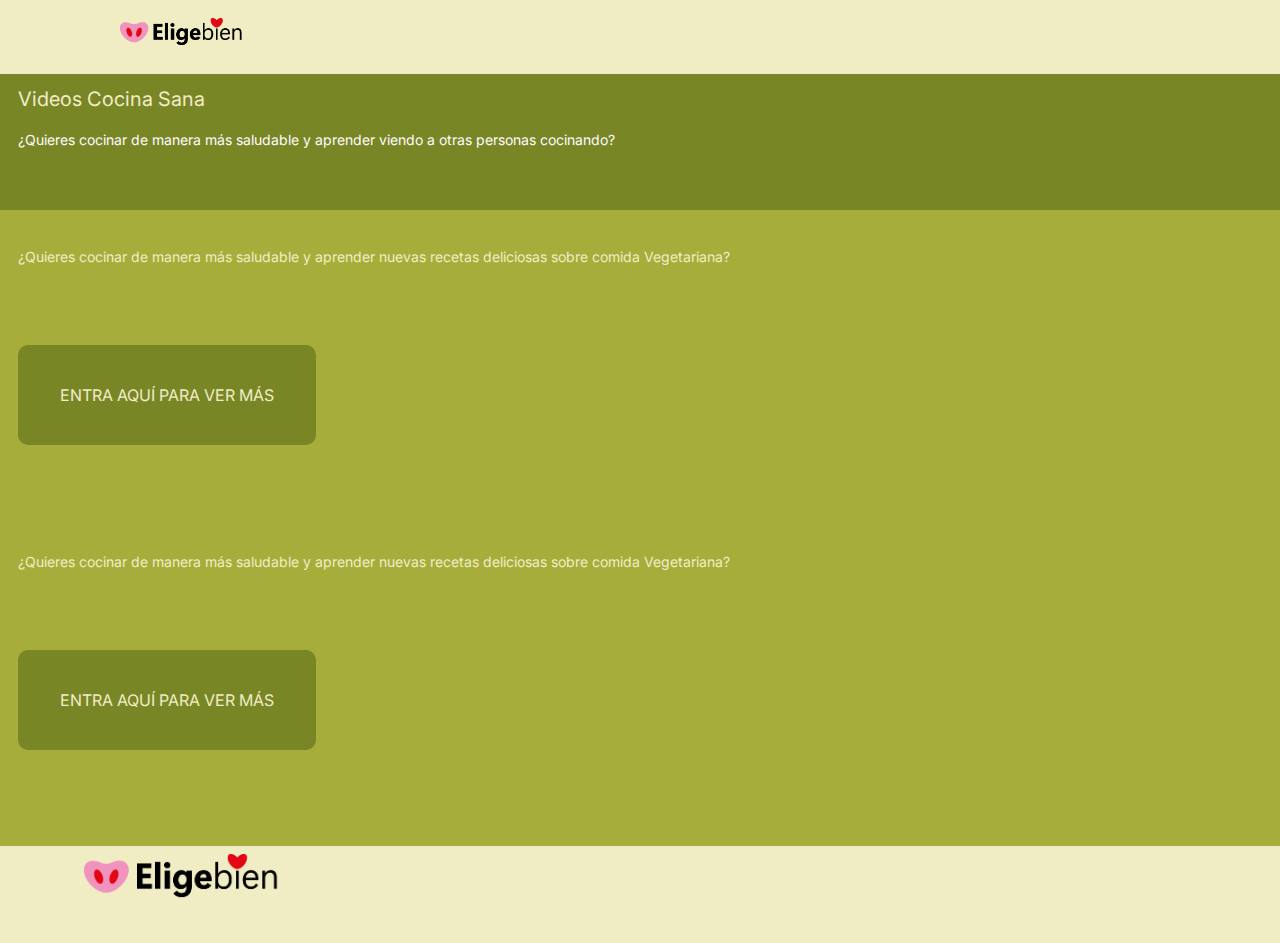
<file: telefono/videotelefono/index.html>
<!DOCTYPE html>
<html>
    <head>
    <link href="https://fonts.googleapis.com/css?family=Inter&display=swap" rel="stylesheet" />
    <link href="./css/main.css" rel="stylesheet" />

    <title>videos</title>

</head>
<body>
    
        <div class="imagen1">

        </div><div class="imagen2">

        </div>
        <div class="fondoverdeoscuro">

        </div>
        <span class="videococina">Videos Cocina Sana</span>
        <span class="texto1">¿Quieres cocinar de manera más saludable y aprender viendo a otras personas cocinando? 


</span><div class="fondoverdeclaro">

</div>
<span class="texto2">¿Quieres cocinar de manera más saludable y aprender nuevas recetas deliciosas sobre comida Vegetariana? 



</span><div class="boton-1">

    <div class="fondoboton1">
        <span class="textoboton1">ENTRA AQUÍ PARA VER MÁS</span>
    </div>

</div>

<div class="boton-2">

    <div class="fondoboton2">
        <span class="textoboton2">ENTRA AQUÍ PARA VER MÁS</span>
    </div>
</div>
<span class="texto3">¿Quieres cocinar de manera más saludable y aprender nuevas recetas deliciosas sobre comida Vegetariana? 



</span>
</div>
</body>
</html>
</file>
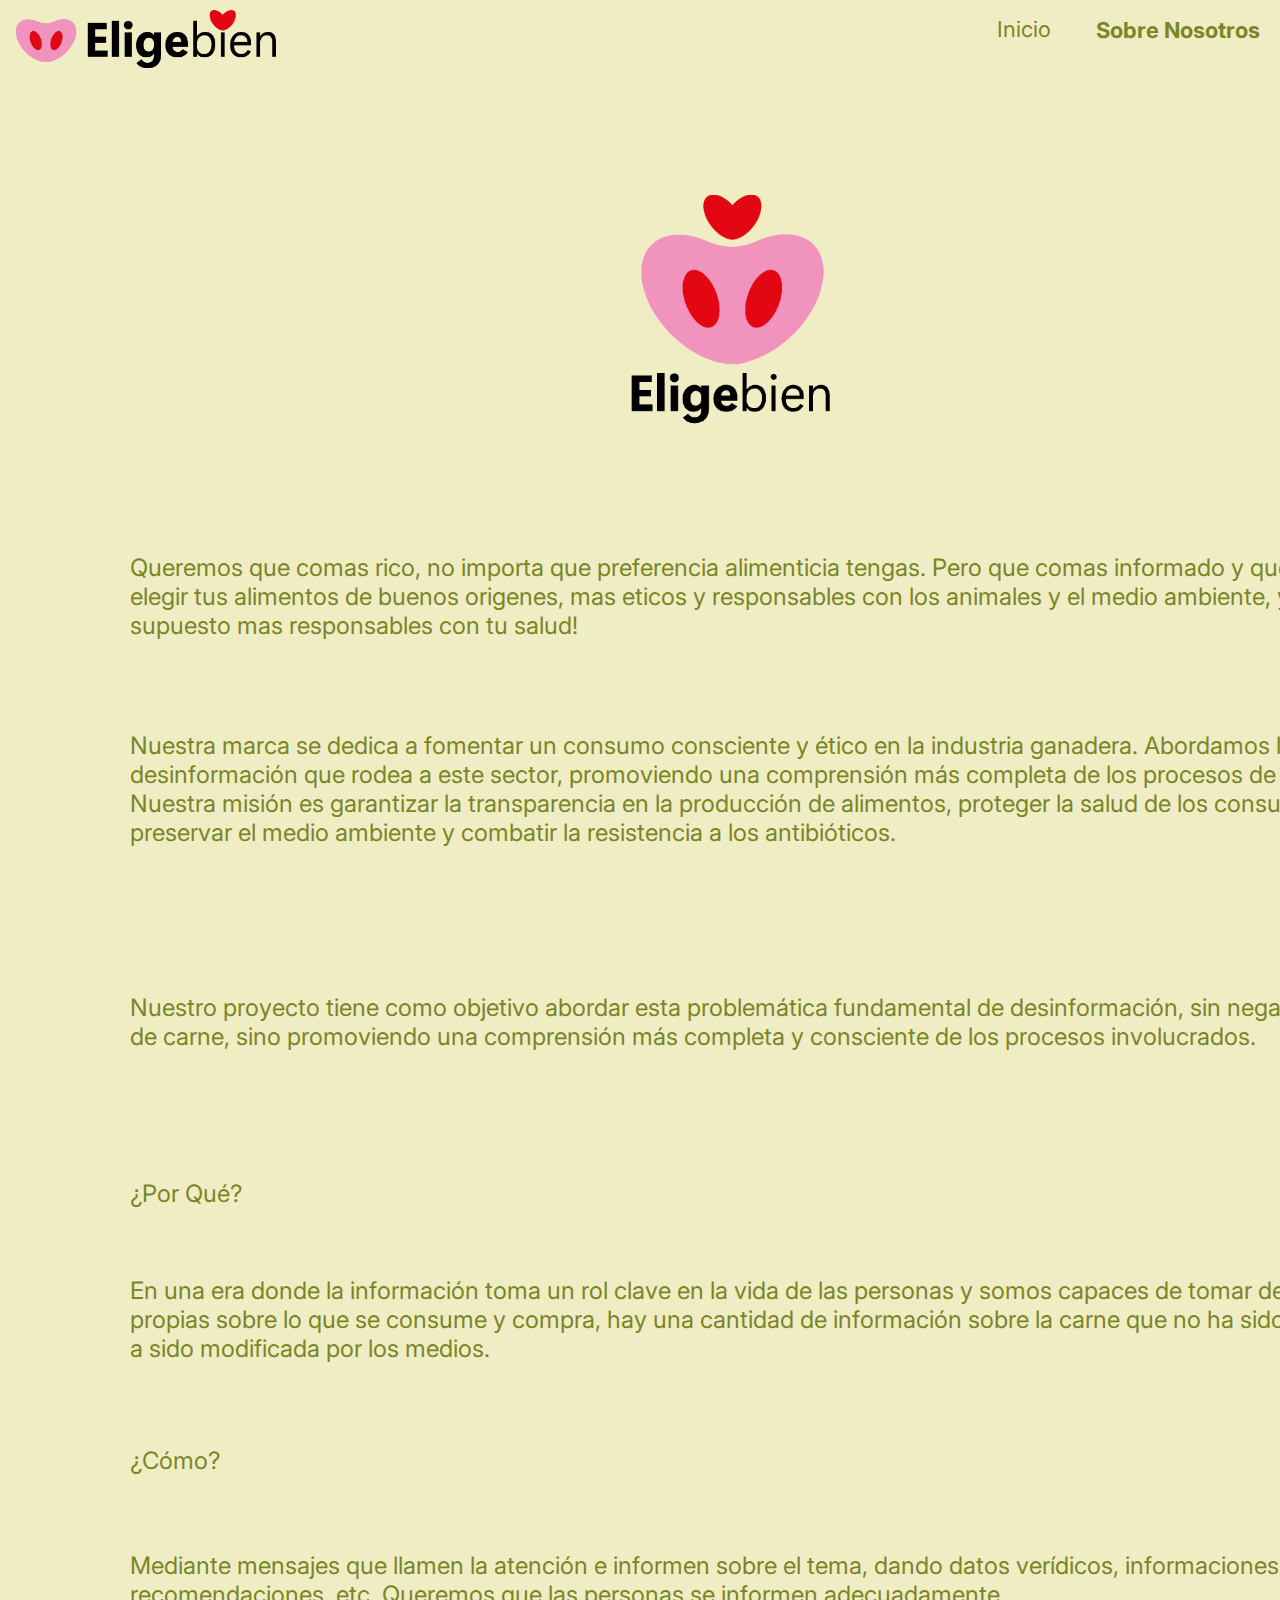
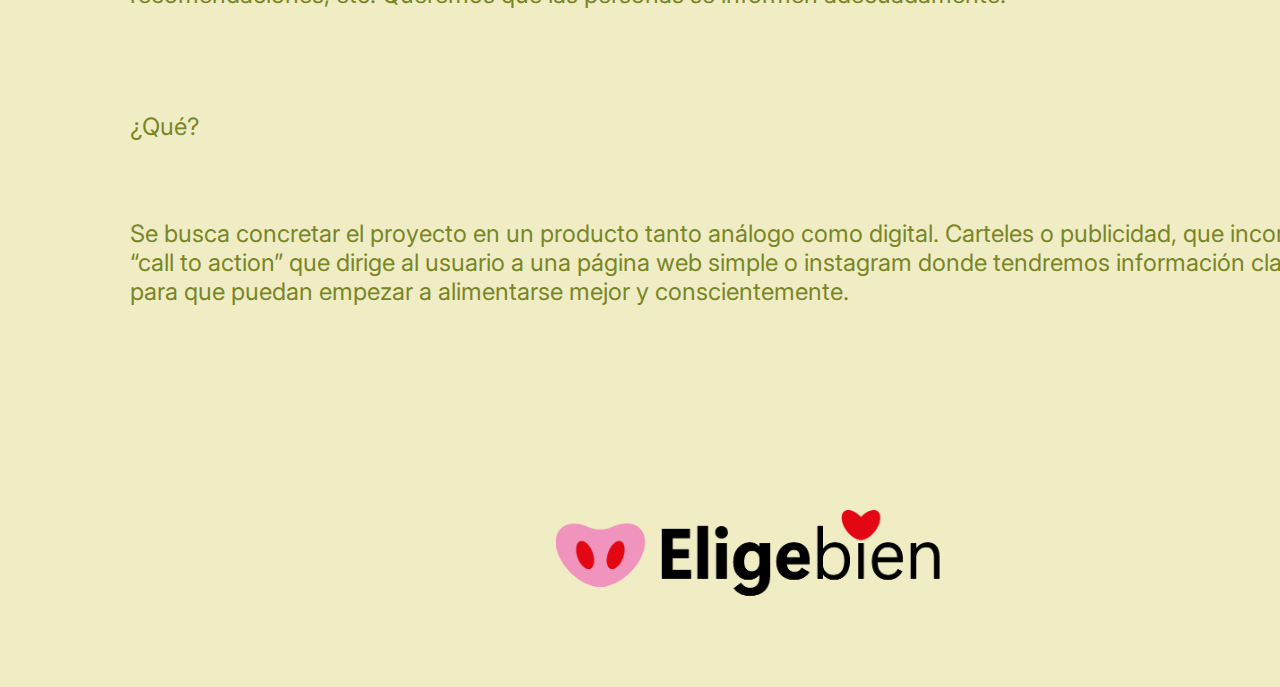
<file: sobrenosotros.html>
<!DOCTYPE html>
<html>
  <head>
    <link href="https://fonts.googleapis.com/css?family=Inter&display=swap" rel="stylesheet" />


    <link rel="stylesheet" type="text/css" href="./sobrenosotros/sobren.css.css">
    
    <title>sobre nosotros</title>
      
    </head>
  <body>
  
      
      <div class="imagen2"></div>
      </div>
      <div class="imagen1">
        
      </div>
     
      <div>
      
          
        </div>
      <span class="texto1">Queremos que comas rico, no importa que preferencia alimenticia tengas. Pero que comas informado y que puedas elegir tus alimentos de buenos origenes, mas eticos y responsables con los animales y el medio ambiente, y por supuesto mas responsables con tu salud!</span>
      <span class="texto2">Nuestra marca se dedica a fomentar un consumo consciente y ético en la industria ganadera. Abordamos la desinformación que rodea a este sector, promoviendo una comprensión más completa de los procesos de producción.
Nuestra misión es garantizar la transparencia en la producción de alimentos, proteger la salud de los consumidores, preservar el medio ambiente y combatir la resistencia a los antibióticos.</span>
    <span class="texto3">Nuestro proyecto tiene como objetivo abordar esta problemática fundamental de desinformación, sin negar el consumo de carne, sino promoviendo una comprensión más completa y consciente de los procesos involucrados.</span><span class="PORQUE">¿Por Qué? 

</span><span class="textoPORQUE">En una era donde la información toma un rol clave en la vida de las personas y somos capaces de tomar decisiones propias sobre lo que se consume y compra, hay una cantidad de información sobre la carne que no ha sido visibilizada o a sido modificada por los medios.

</span><span class="COMO">¿Cómo?

</span><div class="imagenlogo2"></div><span class="textoCOMO">
  Mediante mensajes que llamen la atención e informen sobre el tema, dando datos verídicos, informaciones, recomendaciones, etc.  Queremos que las personas se informen adecuadamente. 

</span><span class="QUE">¿Qué? 

</span><span class="textoQUE">Se busca concretar el proyecto en un producto tanto análogo como digital. Carteles o publicidad, que incorporan un “call to action” que dirige al usuario a una página web simple o instagram donde tendremos información clara y valiosa para que puedan empezar a alimentarse mejor y conscientemente.
</span>
<a href="index.html"> 
  <span class="inicio">Inicio</span>
</a>
    <span class="SobreNosotros">Sobre Nosotros</span>

    <span class="contacto">Contacto</span>
      
    </div>
  </body>
</html>
</file>
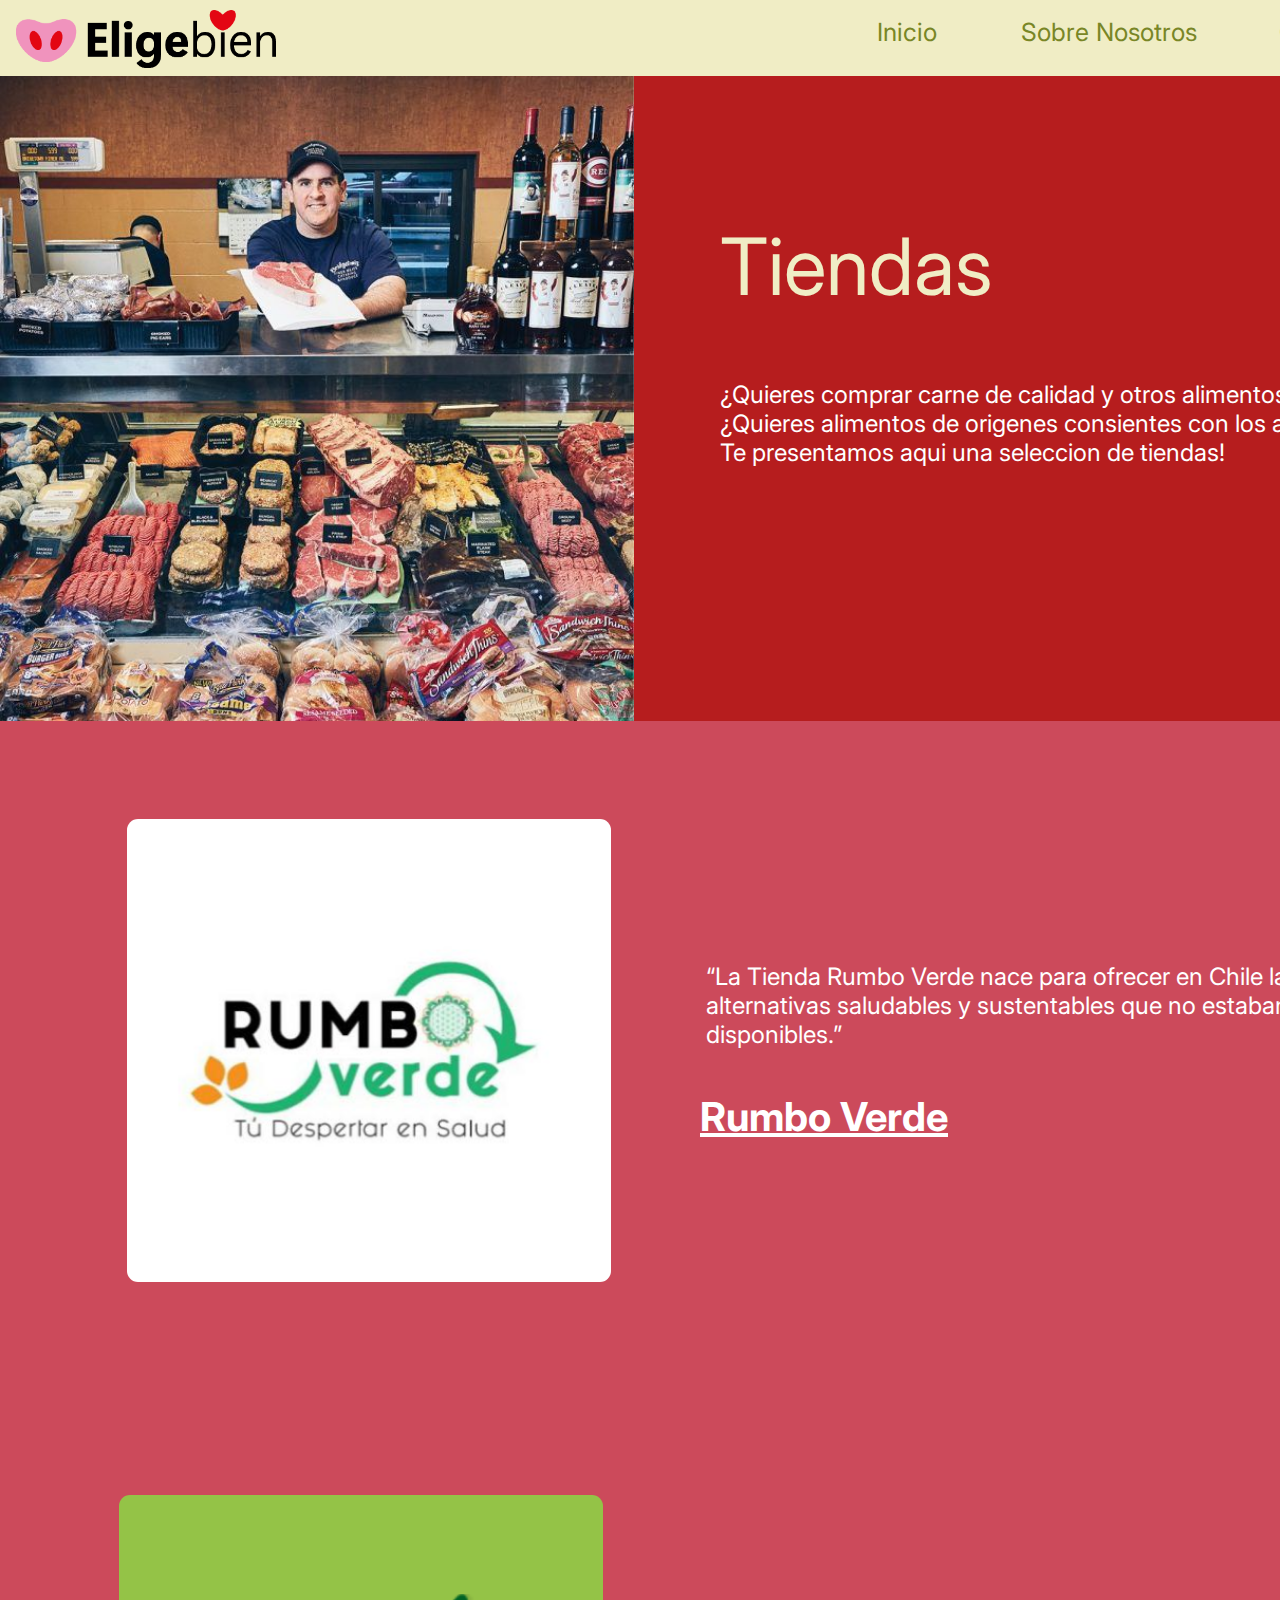
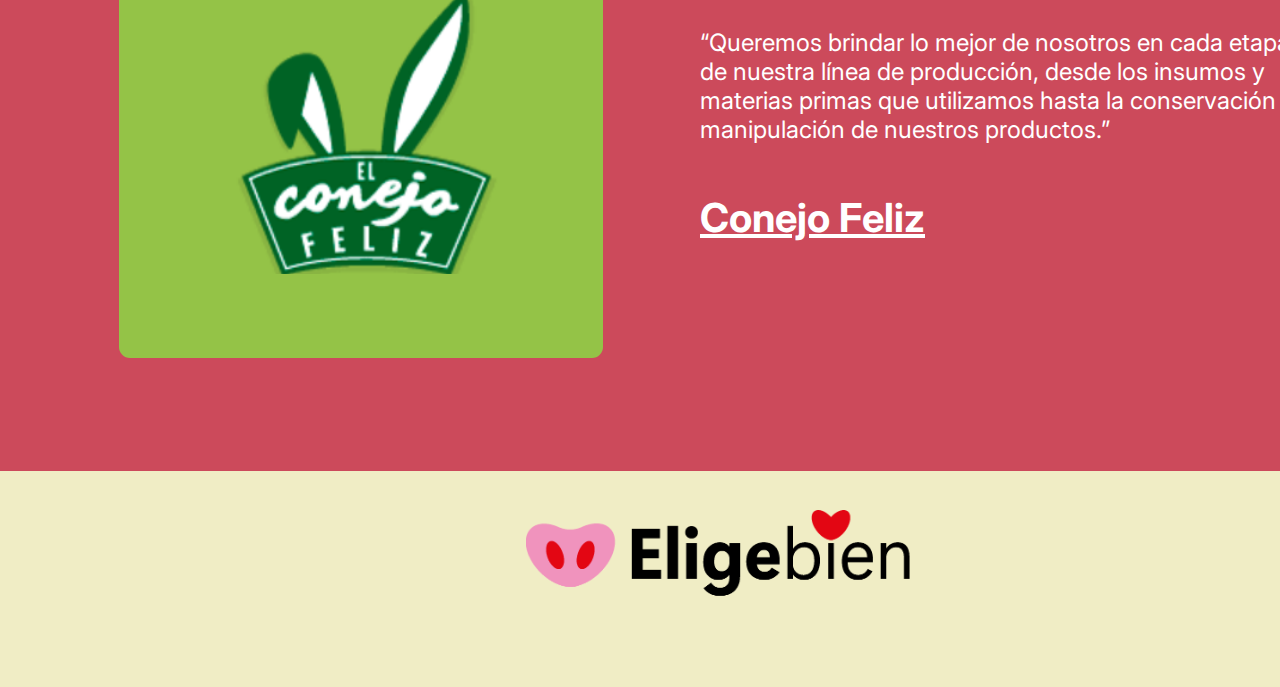
<file: tiendas.html>
<!DOCTYPE html>
<html>
    <head>
        <link href="https://fonts.googleapis.com/css?family=Inter&display=swap" rel="stylesheet" />
        
        <link rel="stylesheet" type="text/css" href="./tienda/tiendas.css.css">
        
        <title>Tiendas</title>
    </head>
        <body>
            
            
            <a href="index.html"> 
                <span class="inicio">Inicio</span>
            </a>

        <a href="sobrenosotros.html" class="sobrenosotros">Sobre Nosotros</a>
            <span class="contacto">Contacto</span>
            
            <div class="imagen1">

            </div>
          
            <div class="fondorojo">

            </div>
            <span class="textotienda">¿Quieres comprar carne de calidad y otros alimentos premium?¿Quieres alimentos de origenes consientes con los animales? 

Te presentamos aqui una seleccion de tiendas!</span>
<div class="fondorosa">

</div>
<div class="imagen2">

</div>
<div class="fondoblanco"></div>

<a href="https://www.rumboverde.cl/alimentos" class="rumboverde">Rumbo Verde</a>
<div class="imagen3"></div>
<div class="fondoverde"></div>

<a href="https://conejofeliz.cl/tienda/?gclid=CjwKCAjwysipBhBXEiwApJOcu39UqOkT20Cr74NJRdweCmEXBuQgIxbDUzHetLWSCnXg-m_gx8X5FRoCHH8QAvD_BwE"><span class="conejofeliz">Conejo Feliz</span></a>

<div class="imagen4"></div>
<span class="textorumbo">“La Tienda Rumbo Verde nace para ofrecer en Chile las alternativas saludables y sustentables que no estaban disponibles.”

</span>
<span class="textoconejo">“Queremos brindar lo mejor de nosotros en cada etapa de nuestra línea de producción, desde los insumos y materias primas que utilizamos hasta la conservación y manipulación de nuestros productos.”
</span>
<div class="imagen5">

</div>
<span class="tiendas">Tiendas</span>
</div>
</body>
</html>
</file>
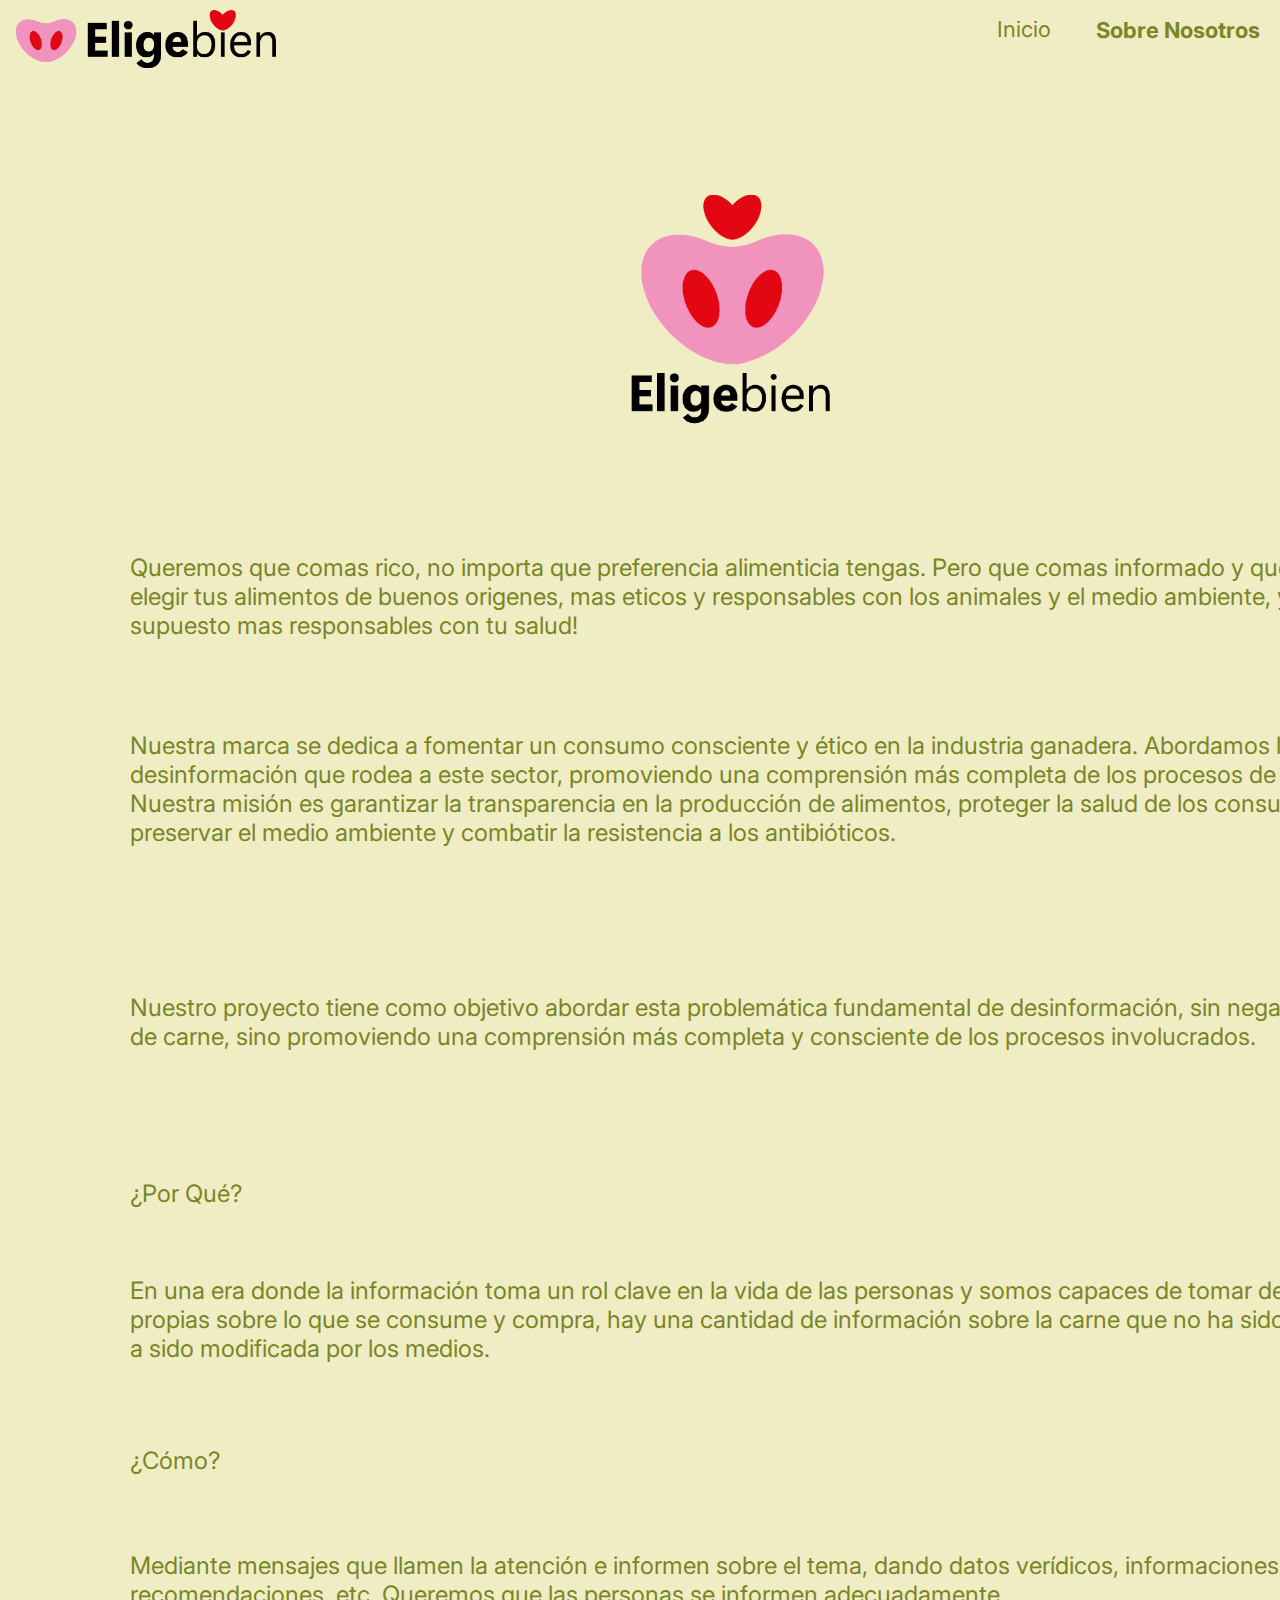
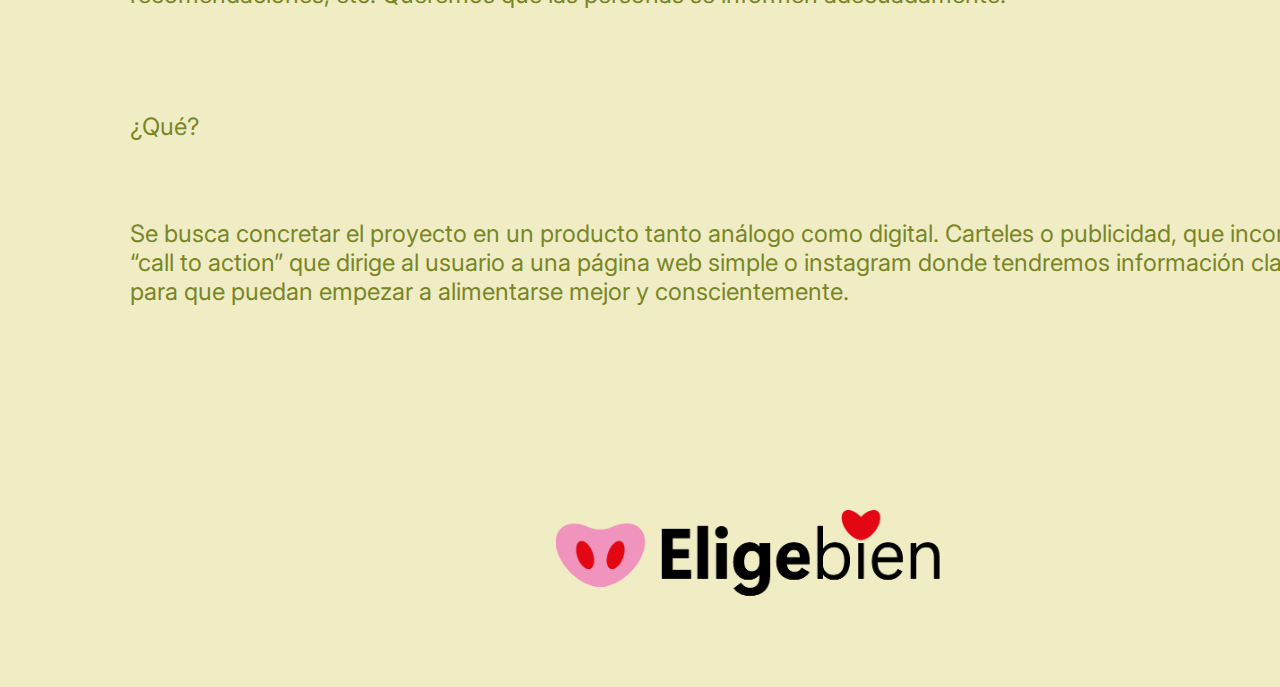
<file: sobrenosotros/sobrenosotros.html>
<!DOCTYPE html>
<html>
  <head>
    <link href="https://fonts.googleapis.com/css?family=Inter&display=swap" rel="stylesheet" />


    <link rel="stylesheet" type="text/css" href="sobren.css.css">
    
    <title>sobre nosotros</title>
      
    </head>
  <body>
  
      
      <div class="imagen2"></div>
      </div>
      <div class="imagen1">
        
      </div>
     
      <div>
      
          
        </div>
      <span class="texto1">Queremos que comas rico, no importa que preferencia alimenticia tengas. Pero que comas informado y que puedas elegir tus alimentos de buenos origenes, mas eticos y responsables con los animales y el medio ambiente, y por supuesto mas responsables con tu salud!</span>
      <span class="texto2">Nuestra marca se dedica a fomentar un consumo consciente y ético en la industria ganadera. Abordamos la desinformación que rodea a este sector, promoviendo una comprensión más completa de los procesos de producción.
Nuestra misión es garantizar la transparencia en la producción de alimentos, proteger la salud de los consumidores, preservar el medio ambiente y combatir la resistencia a los antibióticos.</span>
    <span class="texto3">Nuestro proyecto tiene como objetivo abordar esta problemática fundamental de desinformación, sin negar el consumo de carne, sino promoviendo una comprensión más completa y consciente de los procesos involucrados.</span><span class="PORQUE">¿Por Qué? 

</span><span class="textoPORQUE">En una era donde la información toma un rol clave en la vida de las personas y somos capaces de tomar decisiones propias sobre lo que se consume y compra, hay una cantidad de información sobre la carne que no ha sido visibilizada o a sido modificada por los medios.

</span><span class="COMO">¿Cómo?

</span><div class="imagenlogo2"></div><span class="textoCOMO">
  Mediante mensajes que llamen la atención e informen sobre el tema, dando datos verídicos, informaciones, recomendaciones, etc.  Queremos que las personas se informen adecuadamente. 

</span><span class="QUE">¿Qué? 

</span><span class="textoQUE">Se busca concretar el proyecto en un producto tanto análogo como digital. Carteles o publicidad, que incorporan un “call to action” que dirige al usuario a una página web simple o instagram donde tendremos información clara y valiosa para que puedan empezar a alimentarse mejor y conscientemente.
</span>
<a href="../paginainicio/index.html"> 
  <span class="inicio">Inicio</span>
</a>
    <span class="SobreNosotros">Sobre Nosotros</span>
    <span class="contacto">Contacto</span>
      
    </div>
  </body>
</html>
</file>
<file: paginainicio/paginainicio.css>
body {
  background-color:#F0EDC5;
  font-family: 'Inter', sans-serif;
  font-size: 14px;
  
}
.fondoRosa {
  width: 100%;
  height: 712px;
  background: rgba(240,147,189,1);
  position: absolute;
  top: 1644px;
  left: 0px;
  overflow: hidden;
}
.imagen1 {
  width: 263px;
  height: 120px;
  background: url("../images/v2_712.png");
  background-repeat: no-repeat;
  background-position: center center;
  background-size: cover;
  position: absolute;
  top: 10px;
  left: 16px;
  overflow: hidden;
}

.sobrenosotros {
  width: 921px;
  color: rgba(121,134,38,1);
  position: absolute;
  top: 328px;
  left: 260px;
  font-family: 'Inter', sans-serif;
  font-weight: Regular;
  text-decoration: none;
  font-size: 24px;
  text-align: left;
  
}

.verderecetas {
  width: 100%;
  height: 527px;
  background: rgba(167,173,59,1);
  position: absolute;
  top: 590px;
  left: 0px;
  overflow: hidden;
}





.botonrecetasrevisar {width: 311px;
  color: rgba(121, 134, 38, 1);
  position: absolute;
  top: 18px;
  left: 18px;
  font-family: Inter, sans-serif;
  font-weight: Regular;
  font-size: 22px;
  text-align: center; 
  border: none;  
}

.boton1 {
  font-family: Inter, sans-serif;
  width: 363px;
  height: 54px;
  background: rgba(240, 237, 197, 1);
  position: absolute;
  color:rgba(121, 134, 38, 1) ;
  top: 970px;
  left: 625px; 
  border-top-left-radius: 10px;
  border-top-right-radius: 10px;
  border-bottom-left-radius: 10px;
  border-bottom-right-radius: 10px;
  overflow: hidden;
  cursor: pointer; 
  transition: background-color 0.5s ease;
  font-size: 22px;
  border: none;
}

.boton1:hover {
  color:rgba(121, 134, 38, 1) ;
  background: rgba(121, 134, 38, 1); 
  border: none;
}


.botonrecetasrevisar a {
  text-decoration: none; 
  color:rgba(121, 134, 38, 1) ;
  display: block; 
  height: 100%;
  border: none;
}

.botonrecetasrevisar:hover {
  background: rgba(121, 134, 38, 1); 
  color: rgba(121, 134, 38, 1);
  border: none;
}

.botonrecetasrevisar:hover .boton1 {
  color: rgba(240, 237, 197, 1); 
  border: none;
}











.botoninstagramrevisar {
  width: 363px;
  height: 54px;
  background: rgba(204, 74, 91, 1);
  position: absolute;
  top: 2150px;
  left: 67px;
  border-top-left-radius: 10px;
  border-top-right-radius: 10px;
  border-bottom-left-radius: 10px;
  border-bottom-right-radius: 10px;
  overflow: hidden;
  cursor: pointer; 
  transition: background-color 0.5s ease, border-bottom 0.5s ease; 
}

.boton2 {
  width: 311px;
  color: rgba(255, 252, 252, 1);
  position: absolute;
  top: 18px;
  left: 28px;
  font-family: 'Inter', sans-serif;
  font-weight: Regular;
  font-size: 22px;
  text-align: center;
}

.botoninstagramrevisar a {
  text-decoration: none; 
  display: block; 
  height: 100%; 
}

.botoninstagramrevisar:hover {
  background: rgba(240,237,197,1); 
  color:  rgba(240, 237, 197, 1);
  border-bottom: 2px solid rgba(255, 252, 252, 1); 
}

.botoninstagramrevisar:hover .boton2 {
  color: rgba(204, 74, 91, 1); 
}









.titulorecetarios{
  width: 595px;
  color: rgba(240,237,197,1);
  position: absolute;
  top: 680px;
  left: 651px;
  font-family: Inter;
  font-weight: Extra Bold;
  font-size: 79px;
  text-align: left;
}
.tituloinstagram {
  width: 595px;
  color: rgba(204,74,91,1);
  position: absolute;
  top: 1759px;
  left: 77px;
  font-family: Inter;
  font-weight: Extra Bold;
  font-size: 79px;
  text-align: left;
}
.recetariotexto {
  width: 690px;
  color: rgba(255,252,252,1);
  position: absolute;
  top: 811px;
  left: 651px;
  font-family: 'Inter', sans-serif;
  font-weight: Regular;
  font-size: 22px;
  text-align: left;
}
.recetariotexto2 {
  width: 658px;
  color: rgba(255,252,252,1);
  position: absolute;
  top: 877px;
  left: 651px;
  font-family: 'Inter', sans-serif;
  font-weight: Regular;
  font-size: 22px;
  text-align: left;
}
.instagramtexto {
  width: 543px;
  color: rgba(255,252,252,1);
  position: absolute;
  top: 1896px;
  left: 77px;
  font-family: 'Inter', sans-serif;
  font-weight: Regular;
  font-size: 22px;
  text-align: left;
}
.instagramtexto2 {
  width: 543px;
  color: rgba(255,252,252,1);
  position: absolute;
  top: 1992px;
  left: 77px;
  font-family: 'Inter', sans-serif;
  font-weight: Regular;
  font-size: 22px;
  text-align: left;
}
.inicio {
  width: 67px;
  color: rgba(121,134,38,1);
  position: absolute;
  top: 16px;
  left: 997px;
  font-family: 'Inter', sans-serif;
  font-weight: bold;
  font-size: 22px;
  text-align: left;
}
.sobren {
  width: 175px;
  color: rgba(121,134,38,1);
  position: absolute;
  top: 17px;
  left: 1096px;
  font-family: 'Inter', sans-serif;
  font-weight: Regular;
  font-size: 22px;
  text-align: left;
  text-decoration: none;
}
.contacto {
  width: 110px;
  color: rgba(121,134,38,1);
  position: absolute;
  top: 17px;
  left: 1303px;
  font-family: Inter;
  font-weight: Regular;
  font-size: 22px;
  text-align: left;
}
.imagen3 {
  width: 580px;
  height: 620px;
  background: url("../images/v2_1277.png");
  background-repeat: no-repeat;
  background-position: center center;
  background-size: cover;
  position: absolute;
  top: 1691px;
  left: 728px;
  overflow: hidden;
}
.fondorojo {
  width: 100%;
  height: 705px;
  background: rgba(182,29,30,1);
  position: absolute;
  top: 2356px;
  left: 0px;
  overflow: hidden;
}
.tiendas {
  width: 607px;
  color: rgba(240,237,197,1);
  position: absolute;
  top: 2440px;
  left: 715px;
  font-family: Inter;
  font-weight: Extra Bold;
  font-size: 79px;
  text-align: left;
}
.textotienda {
  width: 730px;
  color: rgba(255,252,252,1);
  position: absolute;
  top: 2603px;
  left: 715px;
  font-family: Inter;
  font-weight: Regular;
  font-size: 22px;
  text-align: left;
}
.textotienda2 {
  width: 632px;
  color: rgba(255,252,252,1);
  position: absolute;
  top: 2691px;
  left: 716px;
  font-family: Inter;
  font-weight: Regular;
  font-size: 22px;
  text-align: left;
}
.marcoboton3 {
  width: 241px;
  height: 54px;
  background: rgba(240,237,197,1);
  position: absolute;
  top: 2849px;
  left: 716px;
  border-top-left-radius: 10px;
  border-top-right-radius: 10px;
  border-bottom-left-radius: 10px;
  border-bottom-right-radius: 10px;
  overflow: hidden;
  cursor: pointer; 
  transition: background-color 0.5s ease, border-bottom 0.5s ease; 
}

.boton3 {
  width: 218px;
  color: rgba(182,29,30,1);
  position: absolute;
  top: 18px;
  left: 16px;
  font-family: Inter;
  font-weight: Regular;
  font-size: 22px;
  text-align: center;
}

.marcoboton3 a {
  text-decoration: none;
  display: block;
  height: 100%;
}

.marcoboton3:hover {
  background: rgba(240,147,189,1); 
  border-bottom: 2px solid rgba(255, 252, 252, 1); 
}

.marcoboton3:hover .boton3 {
  color: #ffffff; 
}








.textoproductores {
  width: 629px;
  color: rgba(121,134,38,1);
  position: absolute;
  top: 3266px;
  left: 60px;
  font-family: Inter;
  font-weight: Regular;
  font-size: 22px;
  text-align: left;
}
.productores {
  width: 677px;
  color: rgba(226,8,20,1);
  position: absolute;
  top: 3145px;
  left: 62px;
  font-family: Inter;
  font-weight: Extra Bold;
  font-size: 64px;
  text-align: left;
}
.bordeboton4 {
  width: 303px;
  height: 54px;
  background: rgba(167,173,59,1);
  position: absolute;
  top: 3417px;
  left: 62px;
  border-top-left-radius: 10px;
  border-top-right-radius: 10px;
  border-bottom-left-radius: 10px;
  border-bottom-right-radius: 10px;
  overflow: hidden;
  cursor: pointer; 
  transition: background-color 0.5s ease, border-bottom 0.5s ease; 
}

.boton4 {
  width: 311px;
  color: rgba(240,237,197,1);
  position: absolute;
  top: 18px;
  left: 2px;
  font-family: Inter;
  font-weight: Regular;
  font-size: 22px;
  text-align: center;
}

.bordeboton4 a {
  text-decoration: none;
  display: block;
  height: 100%;
}

.bordeboton4:hover {
  background: rgba(121, 134, 38, 1); 
  border-bottom: 2px solid rgba(255, 252, 252, 1); 
}

.bordeboton4:hover .boton4 {
  color:  rgba(226,8,20,1); 
}




.fondoverdeoscuro {
  width: 100%;
  height: 527px;
  background: rgba(121,134,38,1);
  position: absolute;
  top: 1117px;
  left: 0px;
  overflow: hidden;
}
.bordebotonvideos {
  width: 363px;
  height: 54px;
  background: rgba(240,237,197,1);
  position: absolute;
  top: 1478px;
  left: 73px;
  border-top-left-radius: 10px;
  border-top-right-radius: 10px;
  border-bottom-left-radius: 10px;
  border-bottom-right-radius: 10px;
  overflow: hidden;
}
.boton5 {
  width: 311px;
  color: rgba(121,134,38,1);
  position: absolute;
  top: 18px;
  left: 28px;
  font-family: Inter;
  font-weight: Regular;
  font-size: 22px;
  text-align: center;
}

.bordebotonvideos a {
  text-decoration: none;
  display: block; 
  height: 100%; 
}

.bordebotonvideos:hover {
  background: rgba(167,173,59,1); 
  border-bottom: 2px solid rgba(255, 252, 252, 1);
}

.bordebotonvideos:hover .boton5 {
  color:  rgba(240,237,197,1); 
}

.videoscocina {
  width: 736px;
  color: rgba(240,237,197,1);
  position: absolute;
  top: 1176px;
  left: 73px;
  font-family: Inter;
  font-weight: Extra Bold;
  font-size: 79px;
  text-align: left;
}
.textovideo {
  width: 620px;
  color: rgba(255,252,252,1);
  position: absolute;
  top: 1374px;
  left: 73px;
  font-family: Inter;
  font-weight: Regular;
  font-size: 22px;
  text-align: left;
}
.imagen4 {
  width: 388px;
  height: 177px;
  background: url("../images/v18_124.png");
  background-repeat: no-repeat;
  background-position: center center;
  background-size: cover;
  position: absolute;
  top: 3603px;
  left: 526px;
  overflow: hidden;
}
.eligebien {
  width: 677px;
  color: rgba(226,8,20,1);
  position: absolute;
  top: 184px;
  left: 382px;
  font-family: Inter;
  font-weight: Extra Bold;
  font-size: 64px;
  text-align: center;
}
.imagen5 {
  width: 578px;
  height: 527px;
  background: url("../images/v2_725.png");
  background-repeat: no-repeat;
  background-position: center center;
  background-size: cover;
  position: absolute;
  top: 590px;
  left: 0px;
  overflow: hidden;
}
.imagen6 {
  width: 710px;
  height: 527px;
  background: url("../images/v12_3.png");
  background-repeat: no-repeat;
  background-position: center center;
  background-size: cover;
  position: absolute;
  top: 1117px;
  left: 809px;
  overflow: hidden;
}
.imagen7 {
  width: 646px;
  height: 705px;
  background: url("../images/v7_1414.png");
  background-repeat: no-repeat;
  background-position: center center;
  background-size: cover;
  position: absolute;
  top: 2356px;
  left: 0px;
  overflow: hidden;
}
.imagen8 {
  width: 780px;
  height: 504px;
  background: url("../images/v27_80.png");
  background-repeat: no-repeat;
  background-position: center center;
  background-size: cover;
  position: absolute;
  top: 3061px;
  left: 739px;
  overflow: hidden;
}
</file>
<file: come bien/css/main.css>
body {
  background-color:#F0EDC5;
  font-family: 'Inter', sans-serif;
  font-size: 14px;
}
.fondoRosa {
  width: 100%;
  height: 712px;
  background: rgba(240,147,189,1);
  position: absolute;
  top: 1644px;
  left: 0px;
  overflow: hidden;
}
.imagen1 {
  width: 263px;
  height: 120px;
  background: url("../images/v2_712.png");
  background-repeat: no-repeat;
  background-position: center center;
  background-size: cover;
  position: absolute;
  top: 10px;
  left: 16px;
  overflow: hidden;
}

.sobrenosotros {
  width: 921px;
  color: rgba(121,134,38,1);
  position: absolute;
  top: 328px;
  left: 260px;
  font-family: 'Inter', sans-serif;
  font-weight: Regular;
  text-decoration: none;
  font-size: 24px;
  text-align: left;
  
}

.verderecetas {
  width: 100%;
  height: 527px;
  background: rgba(167,173,59,1);
  position: absolute;
  top: 590px;
  left: 0px;
  overflow: hidden;
}
.botonrecetasrevisar {
  width: 363px;
  height: 54px;
  background: rgba(240, 237, 197, 1);
  position: absolute;
  top: 970px;
  left: 646px;
  border-top-left-radius: 10px;
  border-top-right-radius: 10px;
  border-bottom-left-radius: 10px;
  border-bottom-right-radius: 10px;
  overflow: hidden;
  cursor: pointer; 
  transition: background-color 0.5s ease; 
}

.boton1 {
  width: 311px;
  color: rgba(121, 134, 38, 1);
  position: absolute;
  top: 18px;
  left: 28px;
  font-family: Inter, sans-serif;
  font-weight: Regular;
  font-size: 22px;
  text-align: center;
}

.botonrecetasrevisar a {
  text-decoration: none; 
  display: block; 
  height: 100%; 
}
.botonrecetasrevisar:hover {
  background: rgba(121, 134, 38, 1); 
  border-bottom: 2px solid rgba(255, 252, 252, 1);
}

.botonrecetasrevisar:hover .boton1 {
  color: rgba(240, 237, 197, 1); 
}






.botoninstagramrevisar {
  width: 363px;
  height: 54px;
  background: rgba(204, 74, 91, 1);
  position: absolute;
  top: 2150px;
  left: 67px;
  border-top-left-radius: 10px;
  border-top-right-radius: 10px;
  border-bottom-left-radius: 10px;
  border-bottom-right-radius: 10px;
  overflow: hidden;
  cursor: pointer; 
  transition: background-color 0.5s ease, border-bottom 0.5s ease; 
}

.boton2 {
  width: 311px;
  color: rgba(255, 252, 252, 1);
  position: absolute;
  top: 18px;
  left: 28px;
  font-family: 'Inter', sans-serif;
  font-weight: Regular;
  font-size: 22px;
  text-align: center;
}

.botoninstagramrevisar a {
  text-decoration: none; 
  display: block; 
  height: 100%; 
}

.botoninstagramrevisar:hover {
  background: rgba(240,237,197,1); 
  color:  rgba(240, 237, 197, 1);
  border-bottom: 2px solid rgba(255, 252, 252, 1); 
}

.botoninstagramrevisar:hover .boton2 {
  color: rgba(204, 74, 91, 1); 
}









.titulorecetarios{
  width: 595px;
  color: rgba(240,237,197,1);
  position: absolute;
  top: 680px;
  left: 651px;
  font-family: Inter;
  font-weight: Extra Bold;
  font-size: 79px;
  text-align: left;
}
.tituloinstagram {
  width: 595px;
  color: rgba(204,74,91,1);
  position: absolute;
  top: 1759px;
  left: 77px;
  font-family: Inter;
  font-weight: Extra Bold;
  font-size: 79px;
  text-align: left;
}
.recetariotexto {
  width: 690px;
  color: rgba(255,252,252,1);
  position: absolute;
  top: 811px;
  left: 651px;
  font-family: 'Inter', sans-serif;
  font-weight: Regular;
  font-size: 22px;
  text-align: left;
}
.recetariotexto2 {
  width: 658px;
  color: rgba(255,252,252,1);
  position: absolute;
  top: 877px;
  left: 651px;
  font-family: 'Inter', sans-serif;
  font-weight: Regular;
  font-size: 22px;
  text-align: left;
}
.instagramtexto {
  width: 543px;
  color: rgba(255,252,252,1);
  position: absolute;
  top: 1896px;
  left: 77px;
  font-family: 'Inter', sans-serif;
  font-weight: Regular;
  font-size: 22px;
  text-align: left;
}
.instagramtexto2 {
  width: 543px;
  color: rgba(255,252,252,1);
  position: absolute;
  top: 1992px;
  left: 77px;
  font-family: 'Inter', sans-serif;
  font-weight: Regular;
  font-size: 22px;
  text-align: left;
}
.inicio {
  width: 67px;
  color: rgba(121,134,38,1);
  position: absolute;
  top: 16px;
  left: 997px;
  font-family: 'Inter', sans-serif;
  font-weight: bold;
  font-size: 22px;
  text-align: left;
}
.sobren {
  width: 175px;
  color: rgba(121,134,38,1);
  position: absolute;
  top: 17px;
  left: 1096px;
  font-family: 'Inter', sans-serif;
  font-weight: Regular;
  font-size: 22px;
  text-align: left;
  text-decoration: none;
}
.contacto {
  width: 110px;
  color: rgba(121,134,38,1);
  position: absolute;
  top: 17px;
  left: 1303px;
  font-family: Inter;
  font-weight: Regular;
  font-size: 22px;
  text-align: left;
}
.imagen3 {
  width: 580px;
  height: 620px;
  background: url("../images/v2_1277.png");
  background-repeat: no-repeat;
  background-position: center center;
  background-size: cover;
  position: absolute;
  top: 1691px;
  left: 728px;
  overflow: hidden;
}
.fondorojo {
  width: 100%;
  height: 705px;
  background: rgba(182,29,30,1);
  position: absolute;
  top: 2356px;
  left: 0px;
  overflow: hidden;
}
.tiendas {
  width: 607px;
  color: rgba(240,237,197,1);
  position: absolute;
  top: 2440px;
  left: 715px;
  font-family: Inter;
  font-weight: Extra Bold;
  font-size: 79px;
  text-align: left;
}
.textotienda {
  width: 730px;
  color: rgba(255,252,252,1);
  position: absolute;
  top: 2603px;
  left: 715px;
  font-family: Inter;
  font-weight: Regular;
  font-size: 22px;
  text-align: left;
}
.textotienda2 {
  width: 632px;
  color: rgba(255,252,252,1);
  position: absolute;
  top: 2691px;
  left: 716px;
  font-family: Inter;
  font-weight: Regular;
  font-size: 22px;
  text-align: left;
}
.marcoboton3 {
  width: 241px;
  height: 54px;
  background: rgba(240,237,197,1);
  position: absolute;
  top: 2849px;
  left: 716px;
  border-top-left-radius: 10px;
  border-top-right-radius: 10px;
  border-bottom-left-radius: 10px;
  border-bottom-right-radius: 10px;
  overflow: hidden;
  cursor: pointer; 
  transition: background-color 0.5s ease, border-bottom 0.5s ease; 
}

.boton3 {
  width: 218px;
  color: rgba(182,29,30,1);
  position: absolute;
  top: 18px;
  left: 16px;
  font-family: Inter;
  font-weight: Regular;
  font-size: 22px;
  text-align: center;
}

.marcoboton3 a {
  text-decoration: none;
  display: block;
  height: 100%;
}

.marcoboton3:hover {
  background: rgba(240,147,189,1); 
  border-bottom: 2px solid rgba(255, 252, 252, 1); 
}

.marcoboton3:hover .boton3 {
  color: #ffffff; 
}








.textoproductores {
  width: 629px;
  color: rgba(121,134,38,1);
  position: absolute;
  top: 3266px;
  left: 60px;
  font-family: Inter;
  font-weight: Regular;
  font-size: 22px;
  text-align: left;
}
.productores {
  width: 677px;
  color: rgba(226,8,20,1);
  position: absolute;
  top: 3145px;
  left: 62px;
  font-family: Inter;
  font-weight: Extra Bold;
  font-size: 64px;
  text-align: left;
}
.bordeboton4 {
  width: 303px;
  height: 54px;
  background: rgba(167,173,59,1);
  position: absolute;
  top: 3417px;
  left: 62px;
  border-top-left-radius: 10px;
  border-top-right-radius: 10px;
  border-bottom-left-radius: 10px;
  border-bottom-right-radius: 10px;
  overflow: hidden;
  cursor: pointer; 
  transition: background-color 0.5s ease, border-bottom 0.5s ease; 
}

.boton4 {
  width: 311px;
  color: rgba(240,237,197,1);
  position: absolute;
  top: 18px;
  left: 2px;
  font-family: Inter;
  font-weight: Regular;
  font-size: 22px;
  text-align: center;
}

.bordeboton4 a {
  text-decoration: none;
  display: block;
  height: 100%;
}

.bordeboton4:hover {
  background: rgba(121, 134, 38, 1); 
  border-bottom: 2px solid rgba(255, 252, 252, 1); 
}

.bordeboton4:hover .boton4 {
  color:  rgba(226,8,20,1); 
}




.fondoverdeoscuro {
  width: 100%;
  height: 527px;
  background: rgba(121,134,38,1);
  position: absolute;
  top: 1117px;
  left: 0px;
  overflow: hidden;
}
.bordebotonvideos {
  width: 363px;
  height: 54px;
  background: rgba(240,237,197,1);
  position: absolute;
  top: 1478px;
  left: 73px;
  border-top-left-radius: 10px;
  border-top-right-radius: 10px;
  border-bottom-left-radius: 10px;
  border-bottom-right-radius: 10px;
  overflow: hidden;
}
.boton5 {
  width: 311px;
  color: rgba(121,134,38,1);
  position: absolute;
  top: 18px;
  left: 28px;
  font-family: Inter;
  font-weight: Regular;
  font-size: 22px;
  text-align: center;
}

.bordebotonvideos a {
  text-decoration: none;
  display: block; 
  height: 100%; 
}

.bordebotonvideos:hover {
  background: rgba(167,173,59,1); 
  border-bottom: 2px solid rgba(255, 252, 252, 1);
}

.bordebotonvideos:hover .boton5 {
  color:  rgba(240,237,197,1); 
}

.videoscocina {
  width: 736px;
  color: rgba(240,237,197,1);
  position: absolute;
  top: 1176px;
  left: 73px;
  font-family: Inter;
  font-weight: Extra Bold;
  font-size: 79px;
  text-align: left;
}
.textovideo {
  width: 620px;
  color: rgba(255,252,252,1);
  position: absolute;
  top: 1374px;
  left: 73px;
  font-family: Inter;
  font-weight: Regular;
  font-size: 22px;
  text-align: left;
}
.imagen4 {
  width: 388px;
  height: 177px;
  background: url("../images/v18_124.png");
  background-repeat: no-repeat;
  background-position: center center;
  background-size: cover;
  position: absolute;
  top: 3603px;
  left: 526px;
  overflow: hidden;
}
.eligebien {
  width: 677px;
  color: rgba(226,8,20,1);
  position: absolute;
  top: 184px;
  left: 382px;
  font-family: Inter;
  font-weight: Extra Bold;
  font-size: 64px;
  text-align: center;
}
.imagen5 {
  width: 578px;
  height: 527px;
  background: url("../images/v2_725.png");
  background-repeat: no-repeat;
  background-position: center center;
  background-size: cover;
  position: absolute;
  top: 590px;
  left: 0px;
  overflow: hidden;
}
.imagen6 {
  width: 710px;
  height: 527px;
  background: url("../images/v12_3.png");
  background-repeat: no-repeat;
  background-position: center center;
  background-size: cover;
  position: absolute;
  top: 1117px;
  left: 809px;
  overflow: hidden;
}
.imagen7 {
  width: 646px;
  height: 705px;
  background: url("../images/v7_1414.png");
  background-repeat: no-repeat;
  background-position: center center;
  background-size: cover;
  position: absolute;
  top: 2356px;
  left: 0px;
  overflow: hidden;
}
.imagen8 {
  width: 780px;
  height: 504px;
  background: url("../images/v27_80.png");
  background-repeat: no-repeat;
  background-position: center center;
  background-size: cover;
  position: absolute;
  top: 3061px;
  left: 739px;
  overflow: hidden;
}
</file>
<file: index/paginainicio.css>
body {
  background-color:#F0EDC5;
  font-family: 'Inter', sans-serif;
  font-size: 14px;
}
.fondoRosa {
  width: 100%;
  height: 712px;
  background: rgba(240,147,189,1);
  position: absolute;
  top: 1644px;
  left: 0px;
  overflow: hidden;
}
.imagen1 {
  width: 263px;
  height: 120px;
  background: url("../images/v2_712.png");
  background-repeat: no-repeat;
  background-position: center center;
  background-size: cover;
  position: absolute;
  top: 10px;
  left: 16px;
  overflow: hidden;
}

.sobrenosotros {
  width: 921px;
  color: rgba(121,134,38,1);
  position: absolute;
  top: 328px;
  left: 260px;
  font-family: 'Inter', sans-serif;
  font-weight: Regular;
  text-decoration: none;
  font-size: 24px;
  text-align: left;
  
}

.verderecetas {
  width: 100%;
  height: 527px;
  background: rgba(167,173,59,1);
  position: absolute;
  top: 590px;
  left: 0px;
  overflow: hidden;
}





.botonrecetasrevisar {width: 311px;
  color: rgba(121, 134, 38, 1);
  position: absolute;
  top: 18px;
  left: 28px;
  font-family: Inter, sans-serif;
  font-weight: Regular;
  font-size: 22px;
  text-align: center; 
  border: none;  
}

.boton1 {
  font-family: Inter, sans-serif;
  width: 363px;
  height: 54px;
  background: rgba(240, 237, 197, 1);
  position: absolute;
  color:rgba(121, 134, 38, 1) ;
  top: 970px;
  left: 646px;
  border-top-left-radius: 10px;
  border-top-right-radius: 10px;
  border-bottom-left-radius: 10px;
  border-bottom-right-radius: 10px;
  overflow: hidden;
  cursor: pointer; 
  transition: background-color 0.5s ease;
  font-size: 22px;
  border: none;
}

.boton1:hover {
  color:rgba(121, 134, 38, 1) ;
  background: rgba(121, 134, 38, 1); 
  border: none;
}


.botonrecetasrevisar a {
  text-decoration: none; 
  color:rgba(121, 134, 38, 1) ;
  display: block; 
  height: 100%;
  border: none;
}

.botonrecetasrevisar:hover {
  background: rgba(121, 134, 38, 1); 
  color: rgba(121, 134, 38, 1);
  border: none;
}

.botonrecetasrevisar:hover .boton1 {
  color: rgba(240, 237, 197, 1); 
  border: none;
}











.botoninstagramrevisar {
  width: 363px;
  height: 54px;
  background: rgba(204, 74, 91, 1);
  position: absolute;
  top: 2150px;
  left: 67px;
  border-top-left-radius: 10px;
  border-top-right-radius: 10px;
  border-bottom-left-radius: 10px;
  border-bottom-right-radius: 10px;
  overflow: hidden;
  cursor: pointer; 
  transition: background-color 0.5s ease, border-bottom 0.5s ease; 
}

.boton2 {
  width: 311px;
  color: rgba(255, 252, 252, 1);
  position: absolute;
  top: 18px;
  left: 28px;
  font-family: 'Inter', sans-serif;
  font-weight: Regular;
  font-size: 22px;
  text-align: center;
}

.botoninstagramrevisar a {
  text-decoration: none; 
  display: block; 
  height: 100%; 
}

.botoninstagramrevisar:hover {
  background: rgba(240,237,197,1); 
  color:  rgba(240, 237, 197, 1);
  border-bottom: 2px solid rgba(255, 252, 252, 1); 
}

.botoninstagramrevisar:hover .boton2 {
  color: rgba(204, 74, 91, 1); 
}









.titulorecetarios{
  width: 595px;
  color: rgba(240,237,197,1);
  position: absolute;
  top: 680px;
  left: 651px;
  font-family: Inter;
  font-weight: Extra Bold;
  font-size: 79px;
  text-align: left;
}
.tituloinstagram {
  width: 595px;
  color: rgba(204,74,91,1);
  position: absolute;
  top: 1759px;
  left: 77px;
  font-family: Inter;
  font-weight: Extra Bold;
  font-size: 79px;
  text-align: left;
}
.recetariotexto {
  width: 690px;
  color: rgba(255,252,252,1);
  position: absolute;
  top: 811px;
  left: 651px;
  font-family: 'Inter', sans-serif;
  font-weight: Regular;
  font-size: 22px;
  text-align: left;
}
.recetariotexto2 {
  width: 658px;
  color: rgba(255,252,252,1);
  position: absolute;
  top: 877px;
  left: 651px;
  font-family: 'Inter', sans-serif;
  font-weight: Regular;
  font-size: 22px;
  text-align: left;
}
.instagramtexto {
  width: 543px;
  color: rgba(255,252,252,1);
  position: absolute;
  top: 1896px;
  left: 77px;
  font-family: 'Inter', sans-serif;
  font-weight: Regular;
  font-size: 22px;
  text-align: left;
}
.instagramtexto2 {
  width: 543px;
  color: rgba(255,252,252,1);
  position: absolute;
  top: 1992px;
  left: 77px;
  font-family: 'Inter', sans-serif;
  font-weight: Regular;
  font-size: 22px;
  text-align: left;
}
.inicio {
  width: 67px;
  color: rgba(121,134,38,1);
  position: absolute;
  top: 16px;
  left: 997px;
  font-family: 'Inter', sans-serif;
  font-weight: bold;
  font-size: 22px;
  text-align: left;
}
.sobren {
  width: 175px;
  color: rgba(121,134,38,1);
  position: absolute;
  top: 17px;
  left: 1096px;
  font-family: 'Inter', sans-serif;
  font-weight: Regular;
  font-size: 22px;
  text-align: left;
  text-decoration: none;
}
.contacto {
  width: 110px;
  color: rgba(121,134,38,1);
  position: absolute;
  top: 17px;
  left: 1303px;
  font-family: Inter;
  font-weight: Regular;
  font-size: 22px;
  text-align: left;
}
.imagen3 {
  width: 580px;
  height: 620px;
  background: url("../images/v2_1277.png");
  background-repeat: no-repeat;
  background-position: center center;
  background-size: cover;
  position: absolute;
  top: 1691px;
  left: 728px;
  overflow: hidden;
}
.fondorojo {
  width: 100%;
  height: 705px;
  background: rgba(182,29,30,1);
  position: absolute;
  top: 2356px;
  left: 0px;
  overflow: hidden;
}
.tiendas {
  width: 607px;
  color: rgba(240,237,197,1);
  position: absolute;
  top: 2440px;
  left: 715px;
  font-family: Inter;
  font-weight: Extra Bold;
  font-size: 79px;
  text-align: left;
}
.textotienda {
  width: 730px;
  color: rgba(255,252,252,1);
  position: absolute;
  top: 2603px;
  left: 715px;
  font-family: Inter;
  font-weight: Regular;
  font-size: 22px;
  text-align: left;
}
.textotienda2 {
  width: 632px;
  color: rgba(255,252,252,1);
  position: absolute;
  top: 2691px;
  left: 716px;
  font-family: Inter;
  font-weight: Regular;
  font-size: 22px;
  text-align: left;
}
.marcoboton3 {
  width: 241px;
  height: 54px;
  background: rgba(240,237,197,1);
  position: absolute;
  top: 2849px;
  left: 716px;
  border-top-left-radius: 10px;
  border-top-right-radius: 10px;
  border-bottom-left-radius: 10px;
  border-bottom-right-radius: 10px;
  overflow: hidden;
  cursor: pointer; 
  transition: background-color 0.5s ease, border-bottom 0.5s ease; 
}

.boton3 {
  width: 218px;
  color: rgba(182,29,30,1);
  position: absolute;
  top: 18px;
  left: 16px;
  font-family: Inter;
  font-weight: Regular;
  font-size: 22px;
  text-align: center;
}

.marcoboton3 a {
  text-decoration: none;
  display: block;
  height: 100%;
}

.marcoboton3:hover {
  background: rgba(240,147,189,1); 
  border-bottom: 2px solid rgba(255, 252, 252, 1); 
}

.marcoboton3:hover .boton3 {
  color: #ffffff; 
}








.textoproductores {
  width: 629px;
  color: rgba(121,134,38,1);
  position: absolute;
  top: 3266px;
  left: 60px;
  font-family: Inter;
  font-weight: Regular;
  font-size: 22px;
  text-align: left;
}
.productores {
  width: 677px;
  color: rgba(226,8,20,1);
  position: absolute;
  top: 3145px;
  left: 62px;
  font-family: Inter;
  font-weight: Extra Bold;
  font-size: 64px;
  text-align: left;
}
.bordeboton4 {
  width: 303px;
  height: 54px;
  background: rgba(167,173,59,1);
  position: absolute;
  top: 3417px;
  left: 62px;
  border-top-left-radius: 10px;
  border-top-right-radius: 10px;
  border-bottom-left-radius: 10px;
  border-bottom-right-radius: 10px;
  overflow: hidden;
  cursor: pointer; 
  transition: background-color 0.5s ease, border-bottom 0.5s ease; 
}

.boton4 {
  width: 311px;
  color: rgba(240,237,197,1);
  position: absolute;
  top: 18px;
  left: 2px;
  font-family: Inter;
  font-weight: Regular;
  font-size: 22px;
  text-align: center;
}

.bordeboton4 a {
  text-decoration: none;
  display: block;
  height: 100%;
}

.bordeboton4:hover {
  background: rgba(121, 134, 38, 1); 
  border-bottom: 2px solid rgba(255, 252, 252, 1); 
}

.bordeboton4:hover .boton4 {
  color:  rgba(226,8,20,1); 
}




.fondoverdeoscuro {
  width: 100%;
  height: 527px;
  background: rgba(121,134,38,1);
  position: absolute;
  top: 1117px;
  left: 0px;
  overflow: hidden;
}
.bordebotonvideos {
  width: 363px;
  height: 54px;
  background: rgba(240,237,197,1);
  position: absolute;
  top: 1478px;
  left: 73px;
  border-top-left-radius: 10px;
  border-top-right-radius: 10px;
  border-bottom-left-radius: 10px;
  border-bottom-right-radius: 10px;
  overflow: hidden;
}
.boton5 {
  width: 311px;
  color: rgba(121,134,38,1);
  position: absolute;
  top: 18px;
  left: 28px;
  font-family: Inter;
  font-weight: Regular;
  font-size: 22px;
  text-align: center;
}

.bordebotonvideos a {
  text-decoration: none;
  display: block; 
  height: 100%; 
}

.bordebotonvideos:hover {
  background: rgba(167,173,59,1); 
  border-bottom: 2px solid rgba(255, 252, 252, 1);
}

.bordebotonvideos:hover .boton5 {
  color:  rgba(240,237,197,1); 
}

.videoscocina {
  width: 736px;
  color: rgba(240,237,197,1);
  position: absolute;
  top: 1176px;
  left: 73px;
  font-family: Inter;
  font-weight: Extra Bold;
  font-size: 79px;
  text-align: left;
}
.textovideo {
  width: 620px;
  color: rgba(255,252,252,1);
  position: absolute;
  top: 1374px;
  left: 73px;
  font-family: Inter;
  font-weight: Regular;
  font-size: 22px;
  text-align: left;
}
.imagen4 {
  width: 388px;
  height: 177px;
  background: url("../images/v18_124.png");
  background-repeat: no-repeat;
  background-position: center center;
  background-size: cover;
  position: absolute;
  top: 3603px;
  left: 526px;
  overflow: hidden;
}
.eligebien {
  width: 677px;
  color: rgba(226,8,20,1);
  position: absolute;
  top: 184px;
  left: 382px;
  font-family: Inter;
  font-weight: Extra Bold;
  font-size: 64px;
  text-align: center;
}
.imagen5 {
  width: 578px;
  height: 527px;
  background: url("../images/v2_725.png");
  background-repeat: no-repeat;
  background-position: center center;
  background-size: cover;
  position: absolute;
  top: 590px;
  left: 0px;
  overflow: hidden;
}
.imagen6 {
  width: 710px;
  height: 527px;
  background: url("../images/v12_3.png");
  background-repeat: no-repeat;
  background-position: center center;
  background-size: cover;
  position: absolute;
  top: 1117px;
  left: 809px;
  overflow: hidden;
}
.imagen7 {
  width: 646px;
  height: 705px;
  background: url("../images/v7_1414.png");
  background-repeat: no-repeat;
  background-position: center center;
  background-size: cover;
  position: absolute;
  top: 2356px;
  left: 0px;
  overflow: hidden;
}
.imagen8 {
  width: 780px;
  height: 504px;
  background: url("../images/v27_80.png");
  background-repeat: no-repeat;
  background-position: center center;
  background-size: cover;
  position: absolute;
  top: 3061px;
  left: 739px;
  overflow: hidden;
}
</file>
<file: telefono/inicio celular/css/main.css>
body {
  font-size: 14px;
  background-color: #F0EDC5;
  font-family: 'Inter', sans-serif;
}

.imagen1 {
  width: 123px;
  height: 56px;
  background: url("../images/v54_42.png") center/cover no-repeat;
  position: absolute;
  top: 6px;
  left: 119px;
}

.titulo {
  color: rgba(226, 8, 20, 1);
  position: absolute;
  top: 53px;
  left: 90px;
  font-family: Inter;
  font-weight: Extra Bold;
  font-size: 16px;
}

.textotitulo {
  color: rgba(121, 134, 38, 1);
  position: absolute;
  top: 90px;
  left: 25px;
  font-family: Inter;
  font-weight: Regular;
  font-size: 12px;
}

.fondoverdeclaro {
  width: 100%;
  height: 266px;
  background: rgba(167,173,59,1);
  position: absolute;
  top: 225px;
  left: 0px;
  overflow: hidden;
}
.recetario {
  width: 129px;
  color: rgba(240,237,197,1);
  position: absolute;
  top: 250px;
  left: 25px;
  font-family: Inter;
  font-weight: Extra Bold;
  font-size: 20px;
  text-align: left;
}
.textorecetario {
  color: rgba(255,252,252,1);
  position: absolute;
  top: 303px;
  left: 25px;
  font-family: Inter;
  font-weight: Regular;
  font-size: 14px;
  text-align: left;
  width: 100%;
}
.textoverdeoscuro {
  height: 265px;
  background: rgba(121,134,38,1);
  position: absolute;
  top: 491px;
  left: 0px;
  overflow: hidden;
  width: 100%;
}
.VideosCocinaSana {
  width: 308px;
  color: rgba(240,237,197,1);
  position: absolute;
  top: 519px;
  left: 25px;
  font-family: Inter;
  font-weight: Extra Bold;
  font-size: 20px;
  text-align: left;
}
.textoVideosCocinaSana {
  color: rgba(255,252,252,1);
  position: absolute;
  top: 559px;
  left: 25px;
  font-family: Inter;
  font-weight: Regular;
  font-size: 14px;
  text-align: left;
  width: 100%;
}
.fondorosa {
  width: 100%;
    height: 360px;
  background: rgba(240,147,189,1);
  position: absolute;
  top: 756px;
  left: 0px;
  overflow: hidden;
}
.instagram {
  width: 136px;
  color: rgba(204,74,91,1);
  position: absolute;
  top: 783px;
  left: 25px;
  font-family: Inter;
  font-weight: Extra Bold;
  font-size: 20px;
  text-align: left;
}
.textoinstagram {
  width: 100%;
  color: rgba(255,252,252,1);
  position: absolute;
  top: 833px;
  left: 25px;
  font-family: Inter;
  font-weight: Regular;
  font-size: 14px;
  text-align: left;
}
.textoinstagram2 {
  width: 100%;
  color: rgba(255,252,252,1);
  position: absolute;
  top: 891px;
  left: 25px;
  font-family: Inter;
  font-weight: Regular;
  font-size: 14px;
  text-align: left;
}
.fondorojo {
  width: 100%;
    height: 355px;
  background: rgba(182,29,30,1);
  position: absolute;
  top: 1116px;
  left: 0px;
  overflow: hidden;
}
.tiendas {
  width: 112px;
  color: rgba(240,237,197,1);
  position: absolute;
  top: 1155px;
  left: 25px;
  font-family: Inter;
  font-weight: Extra Bold;
  font-size: 20px;
  text-align: left;
}
.textotiendas {
  width: 100%;
  color: rgba(255,252,252,1);
  position: absolute;
  top: 1211px;
  left: 25px;
  font-family: Inter;
  font-weight: Regular;
  font-size: 14px;
  text-align: left;
}
.productores {
  width: 298px;
  color: rgba(226,8,20,1);
  position: absolute;
  top: 1492px;
  left: 14px;
  font-family: Inter;
  font-weight: Extra Bold;
  font-size: 20px;
  text-align: left;
}
.productorestexto {
  width: 100%;
  color: rgba(121,134,38,1);
  position: absolute;
  top: 1557px;
  left: 14px;
  font-family: Inter;
  font-weight: Regular;
  font-size: 14px;
  text-align: left;
}
.imagen2 {
  width: 195px;
  height: 89px;
  background: url("../images/v54_36.png");
  background-repeat: no-repeat;
  background-position: center center;
  background-size: cover;
  position: absolute;
  top: 1793px;
  left: 83px;
  overflow: hidden;
}



.fondoboton1 {
  width: 206px;
  height: 69px;
  background: rgba(167, 173, 59, 1);
  position: absolute;
  top: 1677px;
  left: 84px;
  border-top-left-radius: 10px;
  border-top-right-radius: 10px;
  border-bottom-left-radius: 10px;
  border-bottom-right-radius: 10px;
  box-shadow: 10px 8px 20px rgba(0, 0, 0, 0.22);
  overflow: hidden;
  display: flex; 
  justify-content: center;
  align-items: center; 
}

.boton1 {
  width: 311px;
  color: rgba(240, 237, 197, 1);
  font-family: Inter;
  font-weight: normal; 
  font-size: 18px;
  text-align: center;
  border: none; 
  background: none; 
  cursor: pointer; 
}



.fondoboton2 {
  width: 206px;
  height: 69px;
  background: rgba(240, 237, 197, 1);
  position: absolute;
  top: 1323px;
  left: 84px;
  border-top-left-radius: 10px;
  border-top-right-radius: 10px;
  border-bottom-left-radius: 10px;
  border-bottom-right-radius: 10px;
  overflow: hidden;
  display: flex; 
  justify-content: center;
  align-items: center; 
}

.boton2 {
  width: 218px;
  color: rgba(182, 29, 30, 1);
  font-family: Inter;
  font-weight: normal; 
  font-size: 18px;
  text-align: center;
  border: none; 
  background: none; 
  cursor: pointer; 
}




.fondoboton3 {
  width: 206px;
  height: 69px;
  background: rgba(204, 74, 91, 1);
  position: absolute;
  top: 992px;
  left: 84px;
  border-top-left-radius: 10px;
  border-top-right-radius: 10px;
  border-bottom-left-radius: 10px;
  border-bottom-right-radius: 10px;
  overflow: hidden;
  display: flex; 
  justify-content: center;
  align-items: center; 
}

.boton3 {
  width: 188px;
  color: rgba(255, 252, 252, 1);
  font-family: Inter;
  font-weight: normal; 
  font-size: 18px;
  text-align: center;
  border: none; 
  background: none; 
  cursor: pointer; 
}





.fondoboton4 {
  width: 206px;
  height: 69px;
  background: rgba(240, 237, 197, 1);
  position: absolute;
  top: 637px;
  left: 84px;
  border-top-left-radius: 10px;
  border-top-right-radius: 10px;
  border-bottom-left-radius: 10px;
  border-bottom-right-radius: 10px;
  overflow: hidden;
  display: flex; 
  justify-content: center;
  align-items: center; 
}

.boton4 {
  width: 178px;
  color: rgba(121, 134, 38, 1);
  font-family: Inter;
  font-weight: normal; 
  font-size: 18px;
  text-align: center;
  border: none; 
  background: none; 
  cursor: pointer; 
}



.fondoboton5 {
  width: 206px;
  height: 69px;
  background: rgba(240, 237, 197, 1);
  position: absolute;
  top: 379px;
  left: 84px;
  border-top-left-radius: 10px;
  border-top-right-radius: 10px;
  border-bottom-left-radius: 10px;
  border-bottom-right-radius: 10px;
  overflow: hidden;
  display: flex; 
  justify-content: center;
  align-items: center; 
}

.boton5 {
  width: 178px;
  color: rgba(121, 134, 38, 1);
  font-family: Inter;
  font-weight: normal; 
  font-size: 18px;
  text-align: center;
  border: none; 
  background: none; 
  cursor: pointer;
}
</file>
<file: telefono/recetario telefono/css/main.css>
body {
  font-size: 14px;
  background-color:#F0EDC5;
  font-family: 'Inter', sans-serif;
}

.imagen1 {
  width: 123px;
  height: 56px;
  background: url("../images/v56_87.png");
  background-repeat: no-repeat;
  background-position: center center;
  background-size: cover;
  position: absolute;
  top: 18px;
  left: 119px;
  overflow: hidden;
  display: flex;
  justify-content: center;
  align-items: center;
}
.imagen2 {
  width: 195px;
  height: 89px;
  background: url("../images/v56_97.png");
  background-repeat: no-repeat;
  background-position: center center;
  background-size: cover;
  position: absolute;
  top: 1431px;
  left: 83px;
  overflow: hidden;
  display: flex;
  justify-content: center;
  align-items: center;
}
.fondoverdeclaro {
  width: 100%;  height: 226px;
  background: rgba(167,173,59,1);
  position: absolute;
  top: 74px;
  left: 0px;
  overflow: hidden;
}
.recetarios {
  width: 100%;  color: rgba(240,237,197,1);
  position: absolute;
  top: 95px;
  left: 20px;
  font-family: 'Inter', sans-serif;
  font-weight: Extra Bold;
  font-size: 20px;
  text-align: left;
}
.texto1 {
  width: 100%;  color: rgba(255,252,252,1);
  position: absolute;
  top: 143px;
  left: 20px;
  font-family: 'Inter', sans-serif;
  font-weight: Regular;
  font-size: 14px;
  text-align: left;
}
.fondoverdeoscuro {
  width: 100%;  height: 160%;
  background: rgba(121,134,38,1);
  position: absolute;
  top: 300px;
  left: 0px;
  overflow: hidden;
}
.pecetariana {
  width: 100%;  color: rgba(255,255,255,1);
  position: absolute;
  top: 321px;
  left: 20px;
  font-family: Inter;
  font-weight: Bold;
  font-size: 20px;
  text-align: left;
}
.fondonegro {
  width: 241px;
  height: 134px;
  background: rgba(56,59,64,1);
  position: absolute;
  top: 374px;
  left: 60px;
  border-top-left-radius: 20px;
  border-top-right-radius: 20px;
  border-bottom-left-radius: 20px;
  border-bottom-right-radius: 20px;
  overflow: hidden;
}
.texto2 {
  width: 100%;  color: rgba(240,237,197,1);
  position: absolute;
  top: 544px;
  left: 20px;
  font-family: Inter;
  font-weight: Regular;
  font-size: 14px;
  text-align: left;
}
.boton-1 {
  width: 301px;
  height: 89px;
  background-repeat: no-repeat;
  background-position: center center;
  background-size: cover;
  position: absolute;
  top: 737px;
  left: 30px;
  overflow: hidden;
  display: flex;
  justify-content: center;
  align-items: center;
}
.fondoboton1 {
  width: 301px;
  height: 89px;
  background: rgba(167, 173, 59, 1);
  position: absolute;
  top: 0;
  left: 0;
  border-radius: 10px;
  overflow: hidden;
  display: flex;
  justify-content: center;
  align-items: center;
}

.boton1 {
  width: 100%;
  color: rgba(240, 237, 197, 1);
  font-family: 'Inter', sans-serif;
  font-weight: normal;
  font-size: 16px;
  text-align: center;
  display: flex;
  justify-content: center;
  align-items: center;
}

.boton-2 {
  width: 301px;
  height: 89px;
  background-repeat: no-repeat;
  background-position: center center;
  background-size: cover;
  position: absolute;
  top: 1287px;
  left: 30px;
  overflow: hidden;
}
.fondoboton2 {
  width: 301px;
  height: 89px;
  background: rgba(167, 173, 59, 1);
  position: absolute;
  top: 0;
  left: 0;
  border-radius: 10px; 
  overflow: hidden;
  display: flex;
  justify-content: center;
  align-items: center;
}

.boton2 {
  width: 100%;
  color: rgba(240, 237, 197, 1);
  font-family: 'Inter', sans-serif;
  font-weight: normal;
  font-size: 16px;
  text-align: center;
  display: flex;
  justify-content: center;
  align-items: center;
}
.omnivora {
  width: 100%;  color: rgba(255,255,255,1);
  position: absolute;
  top: 862px;
  left: 20px;
  font-family: Inter;
  font-weight: Bold;
  font-size: 20px;
  text-align: left;
}
.fondoblanco {
  width: 247px;
  height: 134px;
  background: rgba(255,255,255,1);
  position: absolute;
  top: 924px;
  left: 57px;
  border-top-left-radius: 20px;
  border-top-right-radius: 20px;
  border-bottom-left-radius: 20px;
  border-bottom-right-radius: 20px;
  overflow: hidden;
}
.texto3 {
  width: 100%;  color:rgb(255, 255, 255);
  position: absolute;
  top: 1094px;
  left: 20px;
  font-family: 'Inter', sans-serif;
  font-weight: Regular;
  font-size: 14px;
  text-align: left;
}
.imagen5 {
  width: 205px;
  height: 109px;
  background: url("../images/v57_124.png");
  background-repeat: no-repeat;
  background-position: center center;
  background-size: cover;
  position: absolute;
  top: 387px;
  left: 78px;
  overflow: hidden;
}
.imagen6 {
  width: 160px;
  height: 134px;
  background: url("../images/v57_128.png");
  background-repeat: no-repeat;
  background-position: center center;
  background-size: cover;
  position: absolute;
  top: 924px;
  left: 101px;
  overflow: hidden;
}
</file>
<file: telefono/sobrenosotrostelefono/css/main.css>
body {
  font-size: 14px;
  background-color:#F0EDC5;
  font-family: 'Inter', sans-serif;
  width: 100%;
}

.imagen1 {
  width: 123px;
  height: 56px;
  background: url("../images/v55_44.png");
  background-repeat: no-repeat;
  background-position: center center;
  background-size: cover;
  position: absolute;
  top: 18px;
  left: 119px;
  overflow: hidden;
}
.texto1 {
  width: 100%;
  color: rgba(121,134,38,1);
  position: absolute;
  top: 105px;
  left: 34px;
  font-family: 'Inter', sans-serif;  font-weight: Regular;
  font-size: 14px;
  text-align: left;
}
.texto2 {
  width: 100%;
  color: rgba(121,134,38,1);
  position: absolute;
  top: 268px;
  left: 34px;
  font-family: 'Inter', sans-serif;  font-weight: Regular;
  font-size: 14px;
  text-align: left;
}
.texto3 {
  width: 100%;
  color: rgba(121,134,38,1);
  position: absolute;
  top: 515px;
  left: 34px;
  font-family: 'Inter', sans-serif;  font-weight: Regular;
  font-size: 14px;
  text-align: left;
}
.texto4 {
  width: 100%;
  color: rgba(121,134,38,1);
  position: absolute;
  top: 686px;
  left: 34px;
  font-family: 'Inter', sans-serif;  font-weight: bold;
  font-size: 14px;
  text-align: left;
}
.texto5 {
  width: 100%;
  color: rgba(121,134,38,1);
  position: absolute;
  top: 730px;
  left: 34px;
  font-family: 'Inter', sans-serif;  font-weight: Regular;
  font-size: 14px;
  text-align: left;
}
.texto6 {
  width: 100%;
  color: rgba(121,134,38,1);
  position: absolute;
  top: 923px;
  left: 34px;
  font-family: 'Inter', sans-serif;  font-weight: bold;
    font-size: 14px;
  text-align: left;
}
.texto7 {
  width: 100%;
  color: rgba(121,134,38,1);
  position: absolute;
  top: 963px;
  left: 34px;
  font-family: 'Inter', sans-serif;  font-weight: Regular;
  font-size: 14px;
  text-align: left;
}
.texto8 {
  width: 100%;
  color: rgba(121,134,38,1);
  position: absolute;
  top: 1123px;
  left: 33px;
  font-family: 'Inter', sans-serif;  font-weight: bold;
    font-size: 14px;
  text-align: left;
}
.texto9 {
  width: 100%;
    color: rgba(121,134,38,1);
  position: absolute;
  top: 1180px;
  left: 34px;
  font-family: 'Inter', sans-serif;  font-weight: Regular;
  font-size: 14px;
  text-align: left;
}
.imagen2 {
  width: 195px;
  height: 89px;
  background: url("../images/v55_62.png");
  background-repeat: no-repeat;
  background-position: center center;
  background-size: cover;
  position: absolute;
  top: 1431px;
  left: 84px;
  overflow: hidden;
}
</file>
<file: telefono/tiendatelefono/css/main.css>
body {background-color:#F0EDC5;
  font-family: 'Inter', sans-serif;
  font-size: 14px;
}

.imagen1{
  width: 123px;
  height: 56px;
  background: url("../images/v57_99.png");
  background-repeat: no-repeat;
  background-position: center center;
  background-size: cover;
  position: absolute;
  top: 18px;
  left: 119px;
  overflow: hidden;
}
.imagen2 {
  width: 195px;
  height: 89px;
  background: url("../images/v57_109.png");
  background-repeat: no-repeat;
  background-position: center center;
  background-size: cover;
  position: absolute;
  top: 1171px;
  left: 83px;
  overflow: hidden;
}
.fondorojo {
  width: 100%;
  height: 206px;
  background: rgba(182,29,30,1);
  position: absolute;
  top: 74px;
  left: 0px;
  overflow: hidden;
}
.tiendas {
  width: 100%;
  color: rgba(240,237,197,1);
  position: absolute;
  top: 94px;
  left: 31px;
  font-family: Inter;
  font-weight: Extra Bold;
  font-size: 20px;
  text-align: left;
}
.texto1 {
  width: 100%;
  color: rgba(255,255,255,1);
  position: absolute;
  top: 130px;
  left: 31px;
  font-family: Inter;
  font-weight: Regular;
  font-size: 14px;
  text-align: left;
}
.fondorosa {
  width: 100%;
  height: 871px;
  background: rgba(204,74,91,1);
  position: absolute;
  top: 280px;
  left: 0px;
  overflow: hidden;
}
.fondoblanco {
  width: 250px;
  height: 209px;
  background: rgba(255,255,255,1);
  position: absolute;
  top: 302px;
  left: 55px;
  border-top-left-radius: 11px;
  border-top-right-radius: 11px;
  border-bottom-left-radius: 11px;
  border-bottom-right-radius: 11px;
  overflow: hidden;
}
.texto2 {
  width: 100%;
  color: rgba(255,255,255,1);
  position: absolute;
  top: 533px;
  left: 31px;
  font-family: Inter;
  font-weight: Regular;
  font-size: 14px;
  text-align: left;
}
.rumboverde {
  width: 100%;
  color: rgba(255,255,255,1);
  position: absolute;
  top: 614px;
  left: 38px;
  font-family: Inter;
  font-weight:  Bold;
  font-size: 24px;
  text-align: center;
  text-decoration: underline;

}
.fondoverde {
  width: 250px;
  height: 209px;
  background: rgba(148,195,71,1);
  position: absolute;
  top: 730px;
  left: 63px;
  border-top-left-radius: 11px;
  border-top-right-radius: 11px;
  border-bottom-left-radius: 11px;
  border-bottom-right-radius: 11px;
  overflow: hidden;
}
.texto3 {
  width: 100%;
  color: rgba(255,255,255,1);
  position: absolute;
  top: 959px;
  left: 38px;
  font-family: Inter;
  font-weight: Regular;
  font-size: 14px;
  text-align: left;
}
.conejofeliz {
  width: 100%;
  color: rgba(255,255,255,1);
  position: absolute;
  top: 1088px;
  left: 117px;
  font-family: Inter;
  font-weight:  Bold;
  font-size: 24px;
  text-align: center;
  text-decoration: underline;

}
.imagen3 {
  width: 202px;
  height: 117px;
  background: url("../images/v57_208.png");
  background-repeat: no-repeat;
  background-position: center center;
  background-size: cover;
  position: absolute;
  top: 348px;
  left: 79px;
  overflow: hidden;
}
.imagen4 {
  width: 152px;
  height: 150px;
  background: url("../images/v57_211.png");
  background-repeat: no-repeat;
  background-position: center center;
  background-size: cover;
  position: absolute;
  top: 755px;
  left: 112px;
  overflow: hidden;
  align-items: center; 
  justify-content: center;
  display: flex;

}
</file>
<file: telefono/videotelefono/css/main.css>
body {
  background-color:#F0EDC5;
  font-family: 'Inter', sans-serif;
  font-size: 14px;
}

.imagen1 {
  width: 123px;
  height: 56px;
  background: url("../images/v57_154.png");
  background-repeat: no-repeat;
  background-position: center center;
  background-size: cover;
  position: absolute;
  top: 18px;
  left: 120px;
  overflow: hidden;
  justify-content: center;
}
.imagen2 {
  width: 195px;
  height: 89px;
  background: url("../images/v57_164.png");
  background-repeat: no-repeat;
  background-position: center center;
  background-size: cover;
  position: absolute;
  top: 854px;
  left: 84px;
  overflow: hidden;
  justify-content: center;
}
.fondoverdeoscuro {
  width: 100%;
  height: 136px;
  background: rgba(121,134,38,1);
  position: absolute;
  top: 74px;
  left: 0px;
  overflow: hidden;
}
.videococina {
  width: 100%;
  color: rgba(240,237,197,1);
  position: absolute;
  top: 87px;
  left: 18px;
  font-family: 'Inter', sans-serif;
  font-weight: Extra Bold;
  font-size: 20px;
  text-align: left;
}
.texto1 {
  width: 100%;
  color: rgba(255,252,252,1);
  position: absolute;
  top: 131px;
  left: 18px;
  font-family: 'Inter', sans-serif;
  font-weight: Regular;
  font-size: 14px;
  text-align: left;
}
.fondoverdeclaro {
  width: 100%;
  height: 636px;
  background: rgba(167,173,59,1);
  position: absolute;
  top: 210px;
  left: 0px;
  overflow: hidden;
}
.texto2 {
  width: 100%;
  color: rgba(240,237,197,1);
  position: absolute;
  top: 248px;
  left: 18px;
  font-family: 'Inter', sans-serif;
  font-weight: Regular;
  font-size: 14px;
  text-align: left;
}
.boton-1 {
  width: 298px;
  height: 100px;
  background-repeat: no-repeat;
  background-position: center center;
  background-size: cover;
  position: absolute;
  top: 345px;
  left: 18px;
  overflow: hidden;
}

.fondoboton1 {
  width: 298px;
  height: 100px;
  background: rgba(121, 134, 38, 1);
  position: absolute;
  top: 0;
  left: 0;
  border-top-left-radius: 10px;
  border-top-right-radius: 10px;
  border-bottom-left-radius: 10px;
  border-bottom-right-radius: 10px;
  overflow: hidden;
  display: flex;
  align-items: center;
  justify-content: center; 
}

.textoboton1 {
  width: 100%;
  color: rgba(240, 237, 197, 1);
  position: absolute;
  top: 50%; 
  left: 50%; 
  transform: translate(-50%, -50%); 
  font-family: 'Inter', sans-serif;
  font-weight: normal; 
  font-size: 16px;
  text-align: center;
}



.boton-2 {
  width: 298px;
  height: 100px;
  background-repeat: no-repeat;
  background-position: center center;
  background-size: cover;
  position: absolute;
  top: 650px;
  left: 18px;
  overflow: hidden;
}

.fondoboton2 {
  width: 298px;
  height: 100px;
  background: rgba(121, 134, 38, 1);
  position: absolute;
  top: 0px;
  left: 0px;
  border-top-left-radius: 10px;
  border-top-right-radius: 10px;
  border-bottom-left-radius: 10px;
  border-bottom-right-radius: 10px;
  overflow: hidden;
  display: flex;
  align-items: center;
  justify-content: center;
}

.textoboton2 {
  width: 100%;
  color: rgba(240, 237, 197, 1);
  position: absolute;
  top: 50%; 
  left: 50%; 
  transform: translate(-50%, -50%); 
  font-family: 'Inter', sans-serif;
  font-weight: normal; 
  font-size: 16px;
  text-align: center;
}
.texto3 {
  width: 100%;
  color: rgba(240,237,197,1);
  position: absolute;
  top: 553px;
  left: 18px;
  font-family: 'Inter', sans-serif;
  font-weight: Regular;
  font-size: 14px;
  text-align: left;
}
</file>
<file: sobrenosotros/sobren.css.css>
body {
  background-color:#F0EDC5;
 font-family: 'Inter', sans-serif;
 font-size: 14px;
}

.imagen2 {
  width: 388px;
  height: 177px;
  background: url("../images/v18_125.png");
  background-repeat: no-repeat;
  background-position: center center;
  background-size: cover;
  opacity: 1;
  position: absolute;
  top: 2110px;
  left: 556px;
  overflow: hidden;
}
.imagen1 {
 width: 263px;
 height: 120px;
 background: url("../images/v18_87.png");
 background-repeat: no-repeat;
 background-position: center center;
 background-size: cover;
 opacity: 1;
 position: absolute;
 top: 10px;
 left: 16px;
 overflow: hidden;
}

.texto1 {
 width: 1300px;
 color: rgba(121,134,38,1);
 position: absolute;
 top: 553px;
 left: 130px;
 right: 130;
 font-family: Inter;
 font-weight: Regular;
 font-size: 24px;
 opacity: 1;
 text-align: left;
}
.texto2 {
  width: 1300px;
 color: rgba(121,134,38,1);
 position: absolute;
 top: 731px;
 left: 130px;
 font-family: Inter;
 font-weight: Regular;
 font-size: 24px;
 opacity: 1;
 text-align: left;
}
.texto3 {
  width: 1300px;
 color: rgba(121,134,38,1);
 position: absolute;
 top: 993px;
 left: 130px;
 font-family: Inter;
 font-weight: Regular;
 font-size: 24px;
 opacity: 1;
 text-align: left;
}
.PORQUE {
  width: 1300px;
 color: rgba(121,134,38,1);
 position: absolute;
 top: 1179px;
 left: 130px;
 font-family: Inter;
 font-weight: Regular;
 font-size: 24px;
 opacity: 1;
 text-align: left;
}
.textoPORQUE {
  width: 1300px;
 color: rgba(121,134,38,1);
 position: absolute;
 top: 1276px;
 left: 130px;
 font-family: Inter;
 font-weight: Regular;
 font-size: 24px;
 opacity: 1;
 text-align: left;
}
.COMO {
  width: 1300px;
 color: rgba(121,134,38,1);
 position: absolute;
 top: 1446px;
 left: 130px;
 font-family: Inter;
 font-weight: Regular;
 font-size: 24px;
 opacity: 1;
 text-align: left;
}
.imagenlogo2 {
 width: 205px;
 height: 293px;
 background: url("../images/v2_1274.png");
 background-repeat: no-repeat;
 background-position: center center;
 background-size: cover;
 opacity: 1;
 position: absolute;
 top: 195px;
 left: 628px;
 overflow: hidden;
}
.textoCOMO {
  width: 1300px;
 color: rgba(121,134,38,1);
 position: absolute;
 top: 1551px;
 left: 130px;
 font-family: Inter;
 font-weight: Regular;
 font-size: 24px;
 opacity: 1;
 text-align: left;
}
.QUE {
  width: 1300px;
 color: rgba(121,134,38,1);
 position: absolute;
 top: 1712px;
 left: 130px;
 font-family: Inter;
 font-weight: Regular;
 font-size: 24px;
 opacity: 1;
 text-align: left;
}
.textoQUE {
  width: 1300px;
 color: rgba(121,134,38,1);
 position: absolute;
 top: 1819px;
 left: 130px;
 font-family: Inter;
 font-weight: Regular;
 font-size: 24px;
 opacity: 1;
 text-align: left;
}
.inicio {
  width: 67px;
  color: rgba(121,134,38,1);
  position: absolute;
  top: 16px;
  left: 997px;
  font-family: Inter;
  font-weight: Semi Bold;
  font-size: 22px;
  text-align: left;
}
.SobreNosotros {
  width: 175px;
  color: rgba(121,134,38,1);
  position: absolute;
  top: 17px;
  left: 1096px;
  font-family: Inter;
  font-weight: bold;
  font-size: 22px;
  opacity: 1;
  text-align: left;
}
.contacto {
  width: 110px;
  color: rgba(121,134,38,1);
  position: absolute;
  top: 17px;
  left: 1303px;
  font-family: Inter;
  font-weight: Regular;
  font-size: 22px;
  opacity: 1;
  text-align: left;
}
</file>
<file: tienda/tiendas.css.css>
body {
  background-color:#F0EDC5;
  font-family: 'Inter', sans-serif;
  font-size: 14px;
}

.inicio {
  width: 98px;
  color: rgba(121,134,38,1);
  position: absolute;
  top: 17px;
  left: 877px;
  font-family: Inter;
  font-weight: Regular;
  font-size: 25px;
  text-align: left;
}
.sobrenosotros {
  width: 212px;
  color: rgba(121,134,38,1);
  position: absolute;
  top: 17px;
  left: 1021px;
  font-family: Inter;
  font-weight: Regular;
  font-size: 25px;
  text-align: left;
  text-decoration: none;
}
.contacto {
  width: 149px;
  color: rgba(121,134,38,1);
  position: absolute;
  top: 17px;
  left: 1279px;
  font-family: Inter;
  font-weight: Regular;
  font-size: 25px;
  text-align: left;
}
.imagen1 {
  width: 263px;
  height: 120px;
  background: url("../images/v38_113.png");
  background-repeat: no-repeat;
  background-position: center ;
  background-size: cover;
  position: absolute;
  top: 10px;
  left: 16px;
  overflow: hidden;
}

.fondorojo {
  width: 886px;
  height: 857px;
  background: rgba(182,29,30,1);
  position: absolute;
  top: 76px;
  left: 634px;
  overflow: hidden;
}
.textotienda {
  width: 690px;
  color: rgba(255,255,255,1);
  position: absolute;
  top: 380px;
  left: 720px;
  font-family: Inter;
  font-weight: Regular;
  font-size: 24px;
  text-align: left;
}
.fondorosa {
  width: 1520px;
  height: 1350px;
  background: rgba(204,74,91,1);
  position: absolute;
  top: 721px;
  left: 0px;
  overflow: hidden;
}
.imagen2 {
  width: 388px;
  height: 177px;
  background: url("../images/v38_126.png");
  background-repeat: no-repeat;
  background-position: center center;
  background-size: cover;
  position: absolute;
  justify-content: center;
  top: 2110px;
  left: 526px;
  overflow: hidden;
}
.fondoblanco {
  width: 484px;
  height: 463px;
  background: rgba(255,255,255,1);
  position: absolute;
  top: 819px;
  left: 127px;
  border-top-left-radius: 11px;
  border-top-right-radius: 11px;
  border-bottom-left-radius: 11px;
  border-bottom-right-radius: 11px;
  overflow: hidden;
}
.rumboverde {
  width: 368px;
  color: rgba(255,255,255,1);
  position: absolute;
  top: 1092px;
  left: 700px;
  font-family: Inter;
  font-weight: bold;
  font-size: 40px;
  text-align: left;
  text-decoration: underline;
  cursor: pointer;
}
.imagen3 {
  width: 392px;
  height: 261px;
  background: url("../images/v38_129.png");
  background-repeat: no-repeat;
  background-position: center center;
  background-size: cover;
  position: absolute;
  top: 920px;
  left: 173px;
  overflow: hidden;
}
.fondoverde {
  width: 484px;
  height: 463px;
  background: rgba(148,195,71,1);
  position: absolute;
  top: 1495px;
  left: 119px;
  border-top-left-radius: 11px;
  border-top-right-radius: 11px;
  border-bottom-left-radius: 11px;
  border-bottom-right-radius: 11px;
  overflow: hidden;
}
.conejofeliz {
  width: 338px;
  color: rgba(255,255,255,1);
  position: absolute;
  top: 1793px;
  left: 700px;
  text-decoration: underline;
  font-family: Inter;
  font-weight: bold;
  cursor: pointer;
  font-size: 40px;
  opacity: 1;
  text-align: left;
  text-decoration: underline;
}
.imagen4 {
  width: 300px;
  height: 280px;
  background: url("../images/v38_132.png");
  background-repeat: no-repeat;
  background-position: center center;
  background-size: cover;
  opacity: 1;
  position: absolute;
  justify-content: center;
  top: 1594px;
  left: 213px;
  overflow: hidden;
}
.textorumbo {
  width: 617px;
  color: rgba(255,255,255,1);
  position: absolute;
  top: 962px;
  left: 706px;
  font-family: Inter;
  font-weight: Regular;
  font-size: 24px;
  opacity: 1;
  text-align: left;
}
.textoconejo {
  width: 617px;
  color: rgba(255,255,255,1);
  position: absolute;
  top: 1628px;
  left: 700px;
  font-family: Inter;
  font-weight: Regular;
  font-size: 24px;
  opacity: 1;
  text-align: left;
}
.imagen5 {
  width: 634px;
  height: 645px;
  background: url("../images/v38_124.png");
  background-repeat: no-repeat;
  background-position: center center;
  background-size: cover;
  opacity: 1;
  position: absolute;
  top: 76px;
  left: 0px;
  overflow: hidden;
}
.tiendas {
  width: 561px;
  color: rgba(240,237,197,1);
  position: absolute;
  top: 218px;
  left: 720px;
  font-family: Inter;
  font-weight: Extra Bold;
  font-size: 79px;
  opacity: 1;
  text-align: left;
}
</file>
